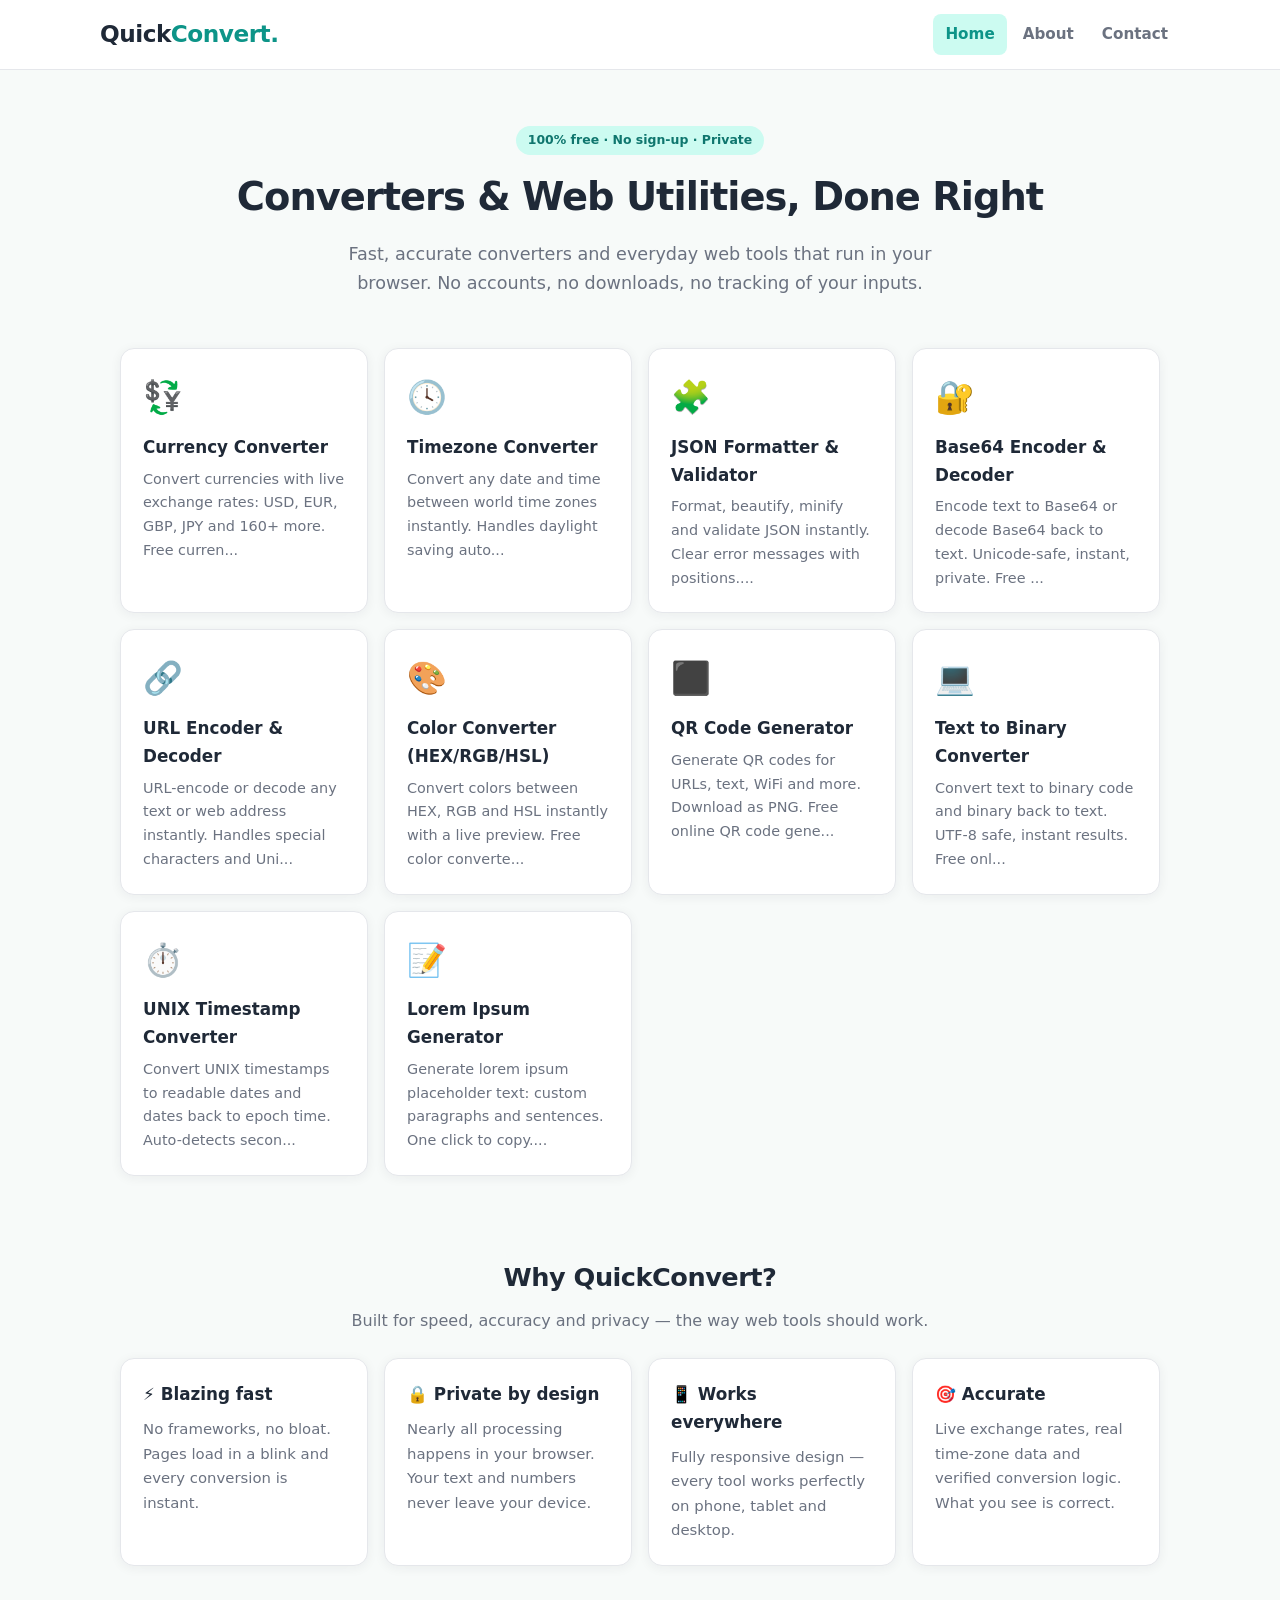
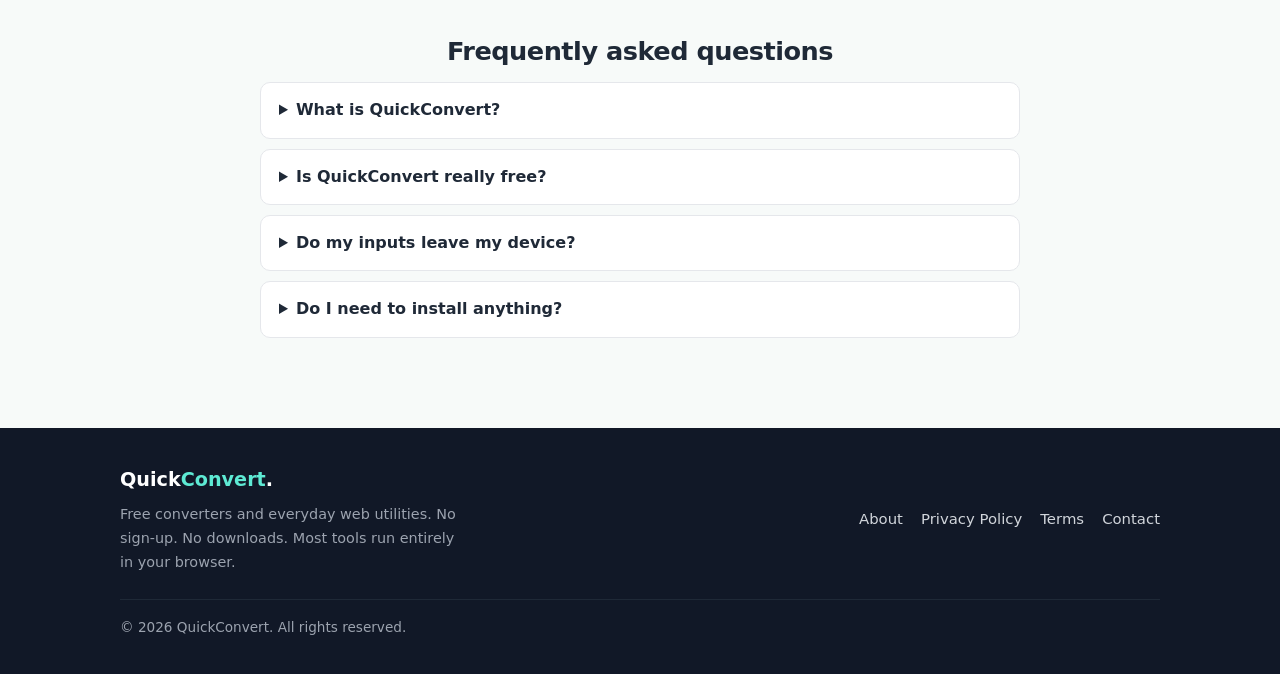
<file: index.html>
<!DOCTYPE html>
<html lang="en">
<head>
<meta charset="UTF-8">
<meta name="viewport" content="width=device-width, initial-scale=1.0">
<title>QuickConvert — Free Online Converters &amp; Web Utilities</title>
<meta name="description" content="QuickConvert offers free converters and web utilities: currency, time zones, JSON formatter, Base64, color converter, QR generator and more. No sign-up.">
<link rel="stylesheet" href="assets/style.css">
<script type="application/ld+json">
{
  "@context": "https://schema.org",
  "@type": "WebSite",
  "name": "QuickConvert",
  "url": "https://tinytools-site.github.io/quickconvert/",
  "description": "Free online converters and everyday web utilities."
}
</script>
<script type="application/ld+json">
{
  "@context": "https://schema.org",
  "@type": "FAQPage",
  "mainEntity": [
    {
      "@type": "Question",
      "name": "What is QuickConvert?",
      "acceptedAnswer": {
        "@type": "Answer",
        "text": "QuickConvert is a free collection of online converters and everyday web utilities \u2014 currency, time zones, JSON, Base64, colors, QR codes and more. Everything runs in your browser with no sign-up."
      }
    },
    {
      "@type": "Question",
      "name": "Is QuickConvert really free?",
      "acceptedAnswer": {
        "@type": "Answer",
        "text": "Yes. Every tool is free with no accounts, no downloads and no usage limits. The site is supported by advertising."
      }
    },
    {
      "@type": "Question",
      "name": "Do my inputs leave my device?",
      "acceptedAnswer": {
        "@type": "Answer",
        "text": "For most tools, no \u2014 conversion happens locally in your browser. The currency converter downloads public exchange rates and the QR generator loads a JavaScript library from a CDN, but your personal inputs are never sent to our servers."
      }
    },
    {
      "@type": "Question",
      "name": "Do I need to install anything?",
      "acceptedAnswer": {
        "@type": "Answer",
        "text": "No. All tools work directly in any modern web browser on phone, tablet or desktop."
      }
    }
  ]
}
</script></head>
<body>
<header class="site-header">
  <div class="container header-inner">
    <a class="brand" href="index.html">Quick<b>Convert</b><span class="dot">.</span></a>
    <nav class="main-nav">
      <a href="index.html" class="active">Home</a>
      <a href="about.html">About</a>
      <a href="contact.html">Contact</a>
    </nav>
  </div>
</header>
<!-- ADSENSE SLOT: header (paste responsive ad code below) -->
<div class="ad-slot container"></div>

<main class="container">
<section class="hero">
  <span class="badge">100% free · No sign-up · Private</span>
  <h1>Converters &amp; Web Utilities, Done Right</h1>
  <p>Fast, accurate converters and everyday web tools that run in your browser.
  No accounts, no downloads, no tracking of your inputs.</p>
</section>
<section>
  <div class="tools-grid">
<a class="tool-card" href="tools/currency-converter.html"><div class="icon">💱</div><h3>Currency Converter</h3><p>Convert currencies with live exchange rates: USD, EUR, GBP, JPY and 160+ more. Free curren...</p></a>
<a class="tool-card" href="tools/timezone-converter.html"><div class="icon">🕓</div><h3>Timezone Converter</h3><p>Convert any date and time between world time zones instantly. Handles daylight saving auto...</p></a>
<a class="tool-card" href="tools/json-formatter.html"><div class="icon">🧩</div><h3>JSON Formatter &amp; Validator</h3><p>Format, beautify, minify and validate JSON instantly. Clear error messages with positions....</p></a>
<a class="tool-card" href="tools/base64-encoder.html"><div class="icon">🔐</div><h3>Base64 Encoder &amp; Decoder</h3><p>Encode text to Base64 or decode Base64 back to text. Unicode-safe, instant, private. Free ...</p></a>
<a class="tool-card" href="tools/url-encoder.html"><div class="icon">🔗</div><h3>URL Encoder &amp; Decoder</h3><p>URL-encode or decode any text or web address instantly. Handles special characters and Uni...</p></a>
<a class="tool-card" href="tools/color-converter.html"><div class="icon">🎨</div><h3>Color Converter (HEX/RGB/HSL)</h3><p>Convert colors between HEX, RGB and HSL instantly with a live preview. Free color converte...</p></a>
<a class="tool-card" href="tools/qr-code-generator.html"><div class="icon">⬛</div><h3>QR Code Generator</h3><p>Generate QR codes for URLs, text, WiFi and more. Download as PNG. Free online QR code gene...</p></a>
<a class="tool-card" href="tools/text-to-binary.html"><div class="icon">💻</div><h3>Text to Binary Converter</h3><p>Convert text to binary code and binary back to text. UTF-8 safe, instant results. Free onl...</p></a>
<a class="tool-card" href="tools/unix-timestamp-converter.html"><div class="icon">⏱️</div><h3>UNIX Timestamp Converter</h3><p>Convert UNIX timestamps to readable dates and dates back to epoch time. Auto-detects secon...</p></a>
<a class="tool-card" href="tools/lorem-ipsum-generator.html"><div class="icon">📝</div><h3>Lorem Ipsum Generator</h3><p>Generate lorem ipsum placeholder text: custom paragraphs and sentences. One click to copy....</p></a>
  </div>
</section>
<!-- ADSENSE SLOT: homepage mid (paste responsive ad code below) -->
<div class="ad-slot"></div>
<section class="section">
  <h2>Why QuickConvert?</h2>
  <p class="sub">Built for speed, accuracy and privacy — the way web tools should work.</p>
  <div class="why-grid">
    <div class="why-card"><h3>⚡ Blazing fast</h3>
      <p>No frameworks, no bloat. Pages load in a blink and every conversion is instant.</p></div>
    <div class="why-card"><h3>🔒 Private by design</h3>
      <p>Nearly all processing happens in your browser. Your text and numbers never leave your device.</p></div>
    <div class="why-card"><h3>📱 Works everywhere</h3>
      <p>Fully responsive design — every tool works perfectly on phone, tablet and desktop.</p></div>
    <div class="why-card"><h3>🎯 Accurate</h3>
      <p>Live exchange rates, real time-zone data and verified conversion logic. What you see is correct.</p></div>
  </div>
</section>
<section class="section">
  <h2>Frequently asked questions</h2>
  <div class="faq" style="max-width:760px;margin:0 auto">
<div class="faq">
<details><summary>What is QuickConvert?</summary><p>QuickConvert is a free collection of online converters and everyday web utilities — currency, time zones, JSON, Base64, colors, QR codes and more. Everything runs in your browser with no sign-up.</p></details>
<details><summary>Is QuickConvert really free?</summary><p>Yes. Every tool is free with no accounts, no downloads and no usage limits. The site is supported by advertising.</p></details>
<details><summary>Do my inputs leave my device?</summary><p>For most tools, no — conversion happens locally in your browser. The currency converter downloads public exchange rates and the QR generator loads a JavaScript library from a CDN, but your personal inputs are never sent to our servers.</p></details>
<details><summary>Do I need to install anything?</summary><p>No. All tools work directly in any modern web browser on phone, tablet or desktop.</p></details>
</div>
  </div>
</section>
</main>
<!-- ADSENSE SLOT: footer (paste responsive ad code below) -->
<div class="ad-slot container"></div>
<footer class="site-footer">
  <div class="container">
    <div>
      <div class="footer-brand">Quick<b>Convert</b>.</div>
      <p style="max-width:340px;font-size:.9rem">Free converters and everyday web utilities.
      No sign-up. No downloads. Most tools run entirely in your browser.</p>
    </div>
    <div class="footer-links">
      <a href="about.html">About</a>
      <a href="privacy.html">Privacy Policy</a>
      <a href="terms.html">Terms</a>
      <a href="contact.html">Contact</a>
    </div>
    <div class="copyright">&copy; 2026 QuickConvert. All rights reserved.</div>
  </div>
</footer>

</body>
</html>
</file>
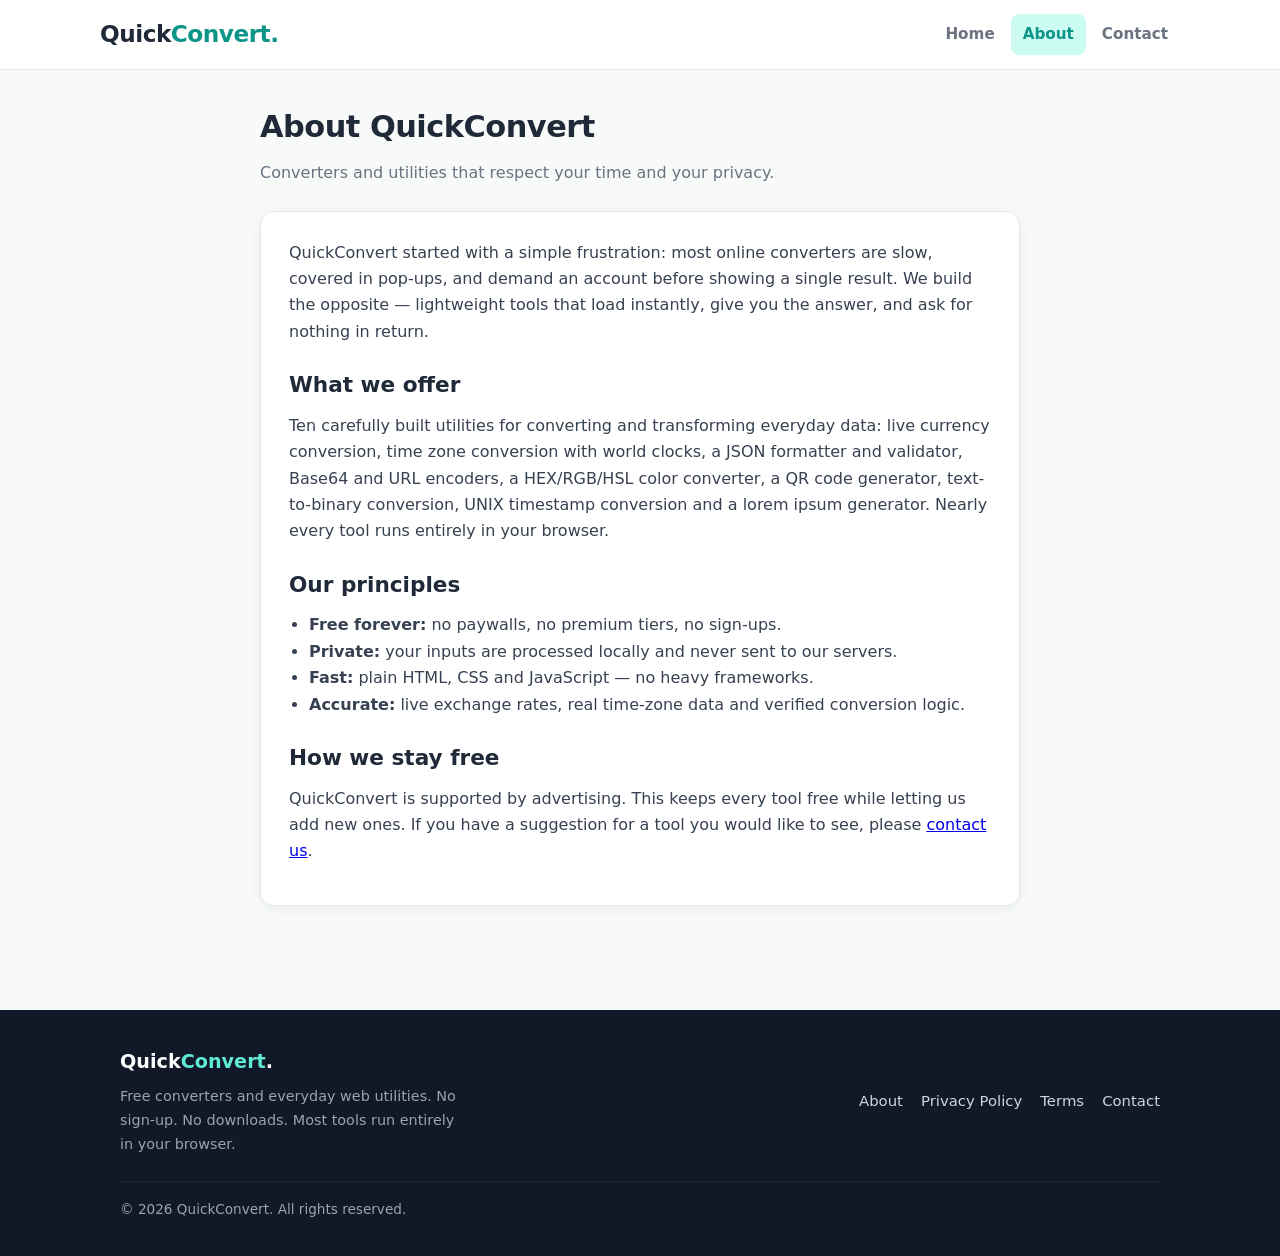
<file: about.html>
<!DOCTYPE html>
<html lang="en">
<head>
<meta charset="UTF-8">
<meta name="viewport" content="width=device-width, initial-scale=1.0">
<title>About — QuickConvert</title>
<meta name="description" content="About QuickConvert: free, fast and private online converters and web utilities. No sign-up, no downloads.">
<link rel="stylesheet" href="assets/style.css">
</head>
<body>
<header class="site-header">
  <div class="container header-inner">
    <a class="brand" href="index.html">Quick<b>Convert</b><span class="dot">.</span></a>
    <nav class="main-nav">
      <a href="index.html">Home</a>
      <a href="about.html" class="active">About</a>
      <a href="contact.html">Contact</a>
    </nav>
  </div>
</header>
<!-- ADSENSE SLOT: header (paste responsive ad code below) -->
<div class="ad-slot container"></div>

<main class="container">
<div class="tool-wrap"><h1>About QuickConvert</h1>
<p class="tool-lead">Converters and utilities that respect your time and your privacy.</p>
<article class="article">
<p>QuickConvert started with a simple frustration: most online converters are slow, covered in pop-ups, and demand an account before showing a single result. We build the opposite — lightweight tools that load instantly, give you the answer, and ask for nothing in return.</p>
<h2>What we offer</h2>
<p>Ten carefully built utilities for converting and transforming everyday data: live currency conversion, time zone conversion with world clocks, a JSON formatter and validator, Base64 and URL encoders, a HEX/RGB/HSL color converter, a QR code generator, text-to-binary conversion, UNIX timestamp conversion and a lorem ipsum generator. Nearly every tool runs entirely in your browser.</p>
<h2>Our principles</h2>
<ul>
<li><b>Free forever:</b> no paywalls, no premium tiers, no sign-ups.</li>
<li><b>Private:</b> your inputs are processed locally and never sent to our servers.</li>
<li><b>Fast:</b> plain HTML, CSS and JavaScript — no heavy frameworks.</li>
<li><b>Accurate:</b> live exchange rates, real time-zone data and verified conversion logic.</li>
</ul>
<h2>How we stay free</h2>
<p>QuickConvert is supported by advertising. This keeps every tool free while letting us add new ones. If you have a suggestion for a tool you would like to see, please <a href="contact.html">contact us</a>.</p>
</article></div>
</main>
<!-- ADSENSE SLOT: footer (paste responsive ad code below) -->
<div class="ad-slot container"></div>
<footer class="site-footer">
  <div class="container">
    <div>
      <div class="footer-brand">Quick<b>Convert</b>.</div>
      <p style="max-width:340px;font-size:.9rem">Free converters and everyday web utilities.
      No sign-up. No downloads. Most tools run entirely in your browser.</p>
    </div>
    <div class="footer-links">
      <a href="about.html">About</a>
      <a href="privacy.html">Privacy Policy</a>
      <a href="terms.html">Terms</a>
      <a href="contact.html">Contact</a>
    </div>
    <div class="copyright">&copy; 2026 QuickConvert. All rights reserved.</div>
  </div>
</footer>

</body>
</html>
</file>
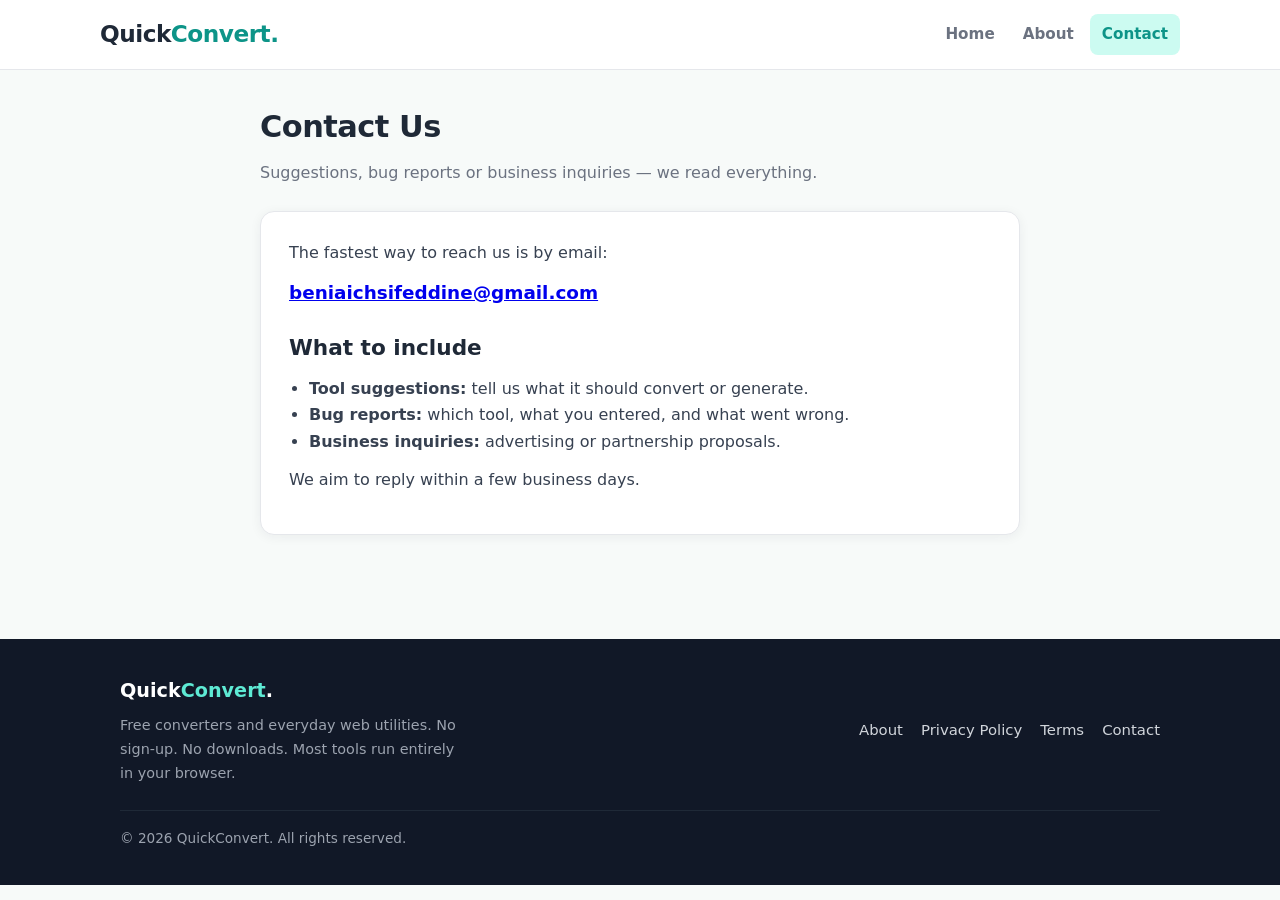
<file: contact.html>
<!DOCTYPE html>
<html lang="en">
<head>
<meta charset="UTF-8">
<meta name="viewport" content="width=device-width, initial-scale=1.0">
<title>Contact — QuickConvert</title>
<meta name="description" content="Contact the QuickConvert team: send tool suggestions, report bugs, or ask about advertising and partnership opportunities.">
<link rel="stylesheet" href="assets/style.css">
</head>
<body>
<header class="site-header">
  <div class="container header-inner">
    <a class="brand" href="index.html">Quick<b>Convert</b><span class="dot">.</span></a>
    <nav class="main-nav">
      <a href="index.html">Home</a>
      <a href="about.html">About</a>
      <a href="contact.html" class="active">Contact</a>
    </nav>
  </div>
</header>
<!-- ADSENSE SLOT: header (paste responsive ad code below) -->
<div class="ad-slot container"></div>

<main class="container">
<div class="tool-wrap"><h1>Contact Us</h1>
<p class="tool-lead">Suggestions, bug reports or business inquiries — we read everything.</p>
<article class="article">
<p>The fastest way to reach us is by email:</p>
<p style="font-size:1.15rem;font-weight:700"><a href="mailto:beniaichsifeddine@gmail.com">beniaichsifeddine@gmail.com</a></p>
<h2>What to include</h2>
<ul>
<li><b>Tool suggestions:</b> tell us what it should convert or generate.</li>
<li><b>Bug reports:</b> which tool, what you entered, and what went wrong.</li>
<li><b>Business inquiries:</b> advertising or partnership proposals.</li>
</ul>
<p>We aim to reply within a few business days.</p>
</article></div>
</main>
<!-- ADSENSE SLOT: footer (paste responsive ad code below) -->
<div class="ad-slot container"></div>
<footer class="site-footer">
  <div class="container">
    <div>
      <div class="footer-brand">Quick<b>Convert</b>.</div>
      <p style="max-width:340px;font-size:.9rem">Free converters and everyday web utilities.
      No sign-up. No downloads. Most tools run entirely in your browser.</p>
    </div>
    <div class="footer-links">
      <a href="about.html">About</a>
      <a href="privacy.html">Privacy Policy</a>
      <a href="terms.html">Terms</a>
      <a href="contact.html">Contact</a>
    </div>
    <div class="copyright">&copy; 2026 QuickConvert. All rights reserved.</div>
  </div>
</footer>

</body>
</html>
</file>
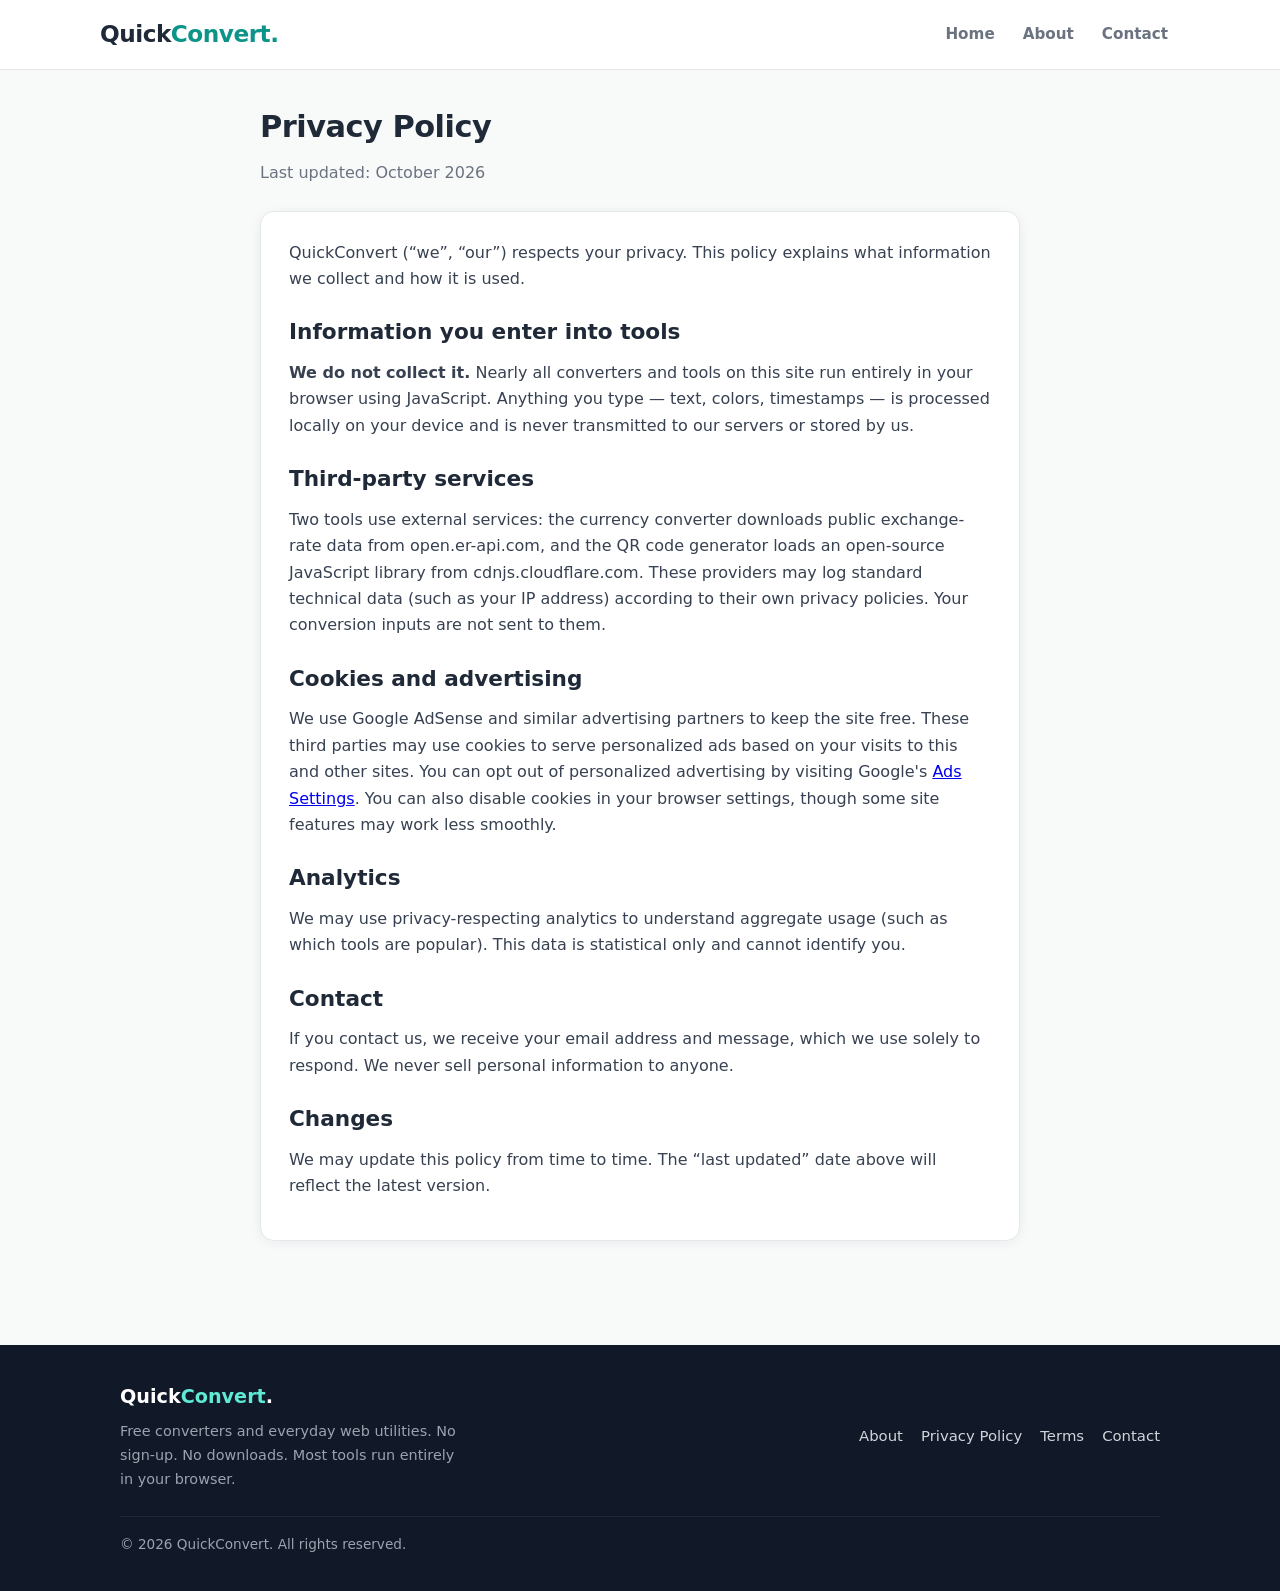
<file: privacy.html>
<!DOCTYPE html>
<html lang="en">
<head>
<meta charset="UTF-8">
<meta name="viewport" content="width=device-width, initial-scale=1.0">
<title>Privacy Policy — QuickConvert</title>
<meta name="description" content="QuickConvert Privacy Policy: your tool inputs never leave your browser. Learn how we handle cookies and ads.">
<link rel="stylesheet" href="assets/style.css">
</head>
<body>
<header class="site-header">
  <div class="container header-inner">
    <a class="brand" href="index.html">Quick<b>Convert</b><span class="dot">.</span></a>
    <nav class="main-nav">
      <a href="index.html">Home</a>
      <a href="about.html">About</a>
      <a href="contact.html">Contact</a>
    </nav>
  </div>
</header>
<!-- ADSENSE SLOT: header (paste responsive ad code below) -->
<div class="ad-slot container"></div>

<main class="container">
<div class="tool-wrap"><h1>Privacy Policy</h1>
<p class="tool-lead">Last updated: October 2026</p>
<article class="article">
<p>QuickConvert (“we”, “our”) respects your privacy. This policy explains what information we collect and how it is used.</p>
<h2>Information you enter into tools</h2>
<p><b>We do not collect it.</b> Nearly all converters and tools on this site run entirely in your browser using JavaScript. Anything you type — text, colors, timestamps — is processed locally on your device and is never transmitted to our servers or stored by us.</p>
<h2>Third-party services</h2>
<p>Two tools use external services: the currency converter downloads public exchange-rate data from open.er-api.com, and the QR code generator loads an open-source JavaScript library from cdnjs.cloudflare.com. These providers may log standard technical data (such as your IP address) according to their own privacy policies. Your conversion inputs are not sent to them.</p>
<h2>Cookies and advertising</h2>
<p>We use Google AdSense and similar advertising partners to keep the site free. These third parties may use cookies to serve personalized ads based on your visits to this and other sites. You can opt out of personalized advertising by visiting Google's <a href="https://www.google.com/settings/ads" rel="nofollow">Ads Settings</a>. You can also disable cookies in your browser settings, though some site features may work less smoothly.</p>
<h2>Analytics</h2>
<p>We may use privacy-respecting analytics to understand aggregate usage (such as which tools are popular). This data is statistical only and cannot identify you.</p>
<h2>Contact</h2>
<p>If you contact us, we receive your email address and message, which we use solely to respond. We never sell personal information to anyone.</p>
<h2>Changes</h2>
<p>We may update this policy from time to time. The “last updated” date above will reflect the latest version.</p>
</article></div>
</main>
<!-- ADSENSE SLOT: footer (paste responsive ad code below) -->
<div class="ad-slot container"></div>
<footer class="site-footer">
  <div class="container">
    <div>
      <div class="footer-brand">Quick<b>Convert</b>.</div>
      <p style="max-width:340px;font-size:.9rem">Free converters and everyday web utilities.
      No sign-up. No downloads. Most tools run entirely in your browser.</p>
    </div>
    <div class="footer-links">
      <a href="about.html">About</a>
      <a href="privacy.html">Privacy Policy</a>
      <a href="terms.html">Terms</a>
      <a href="contact.html">Contact</a>
    </div>
    <div class="copyright">&copy; 2026 QuickConvert. All rights reserved.</div>
  </div>
</footer>

</body>
</html>
</file>
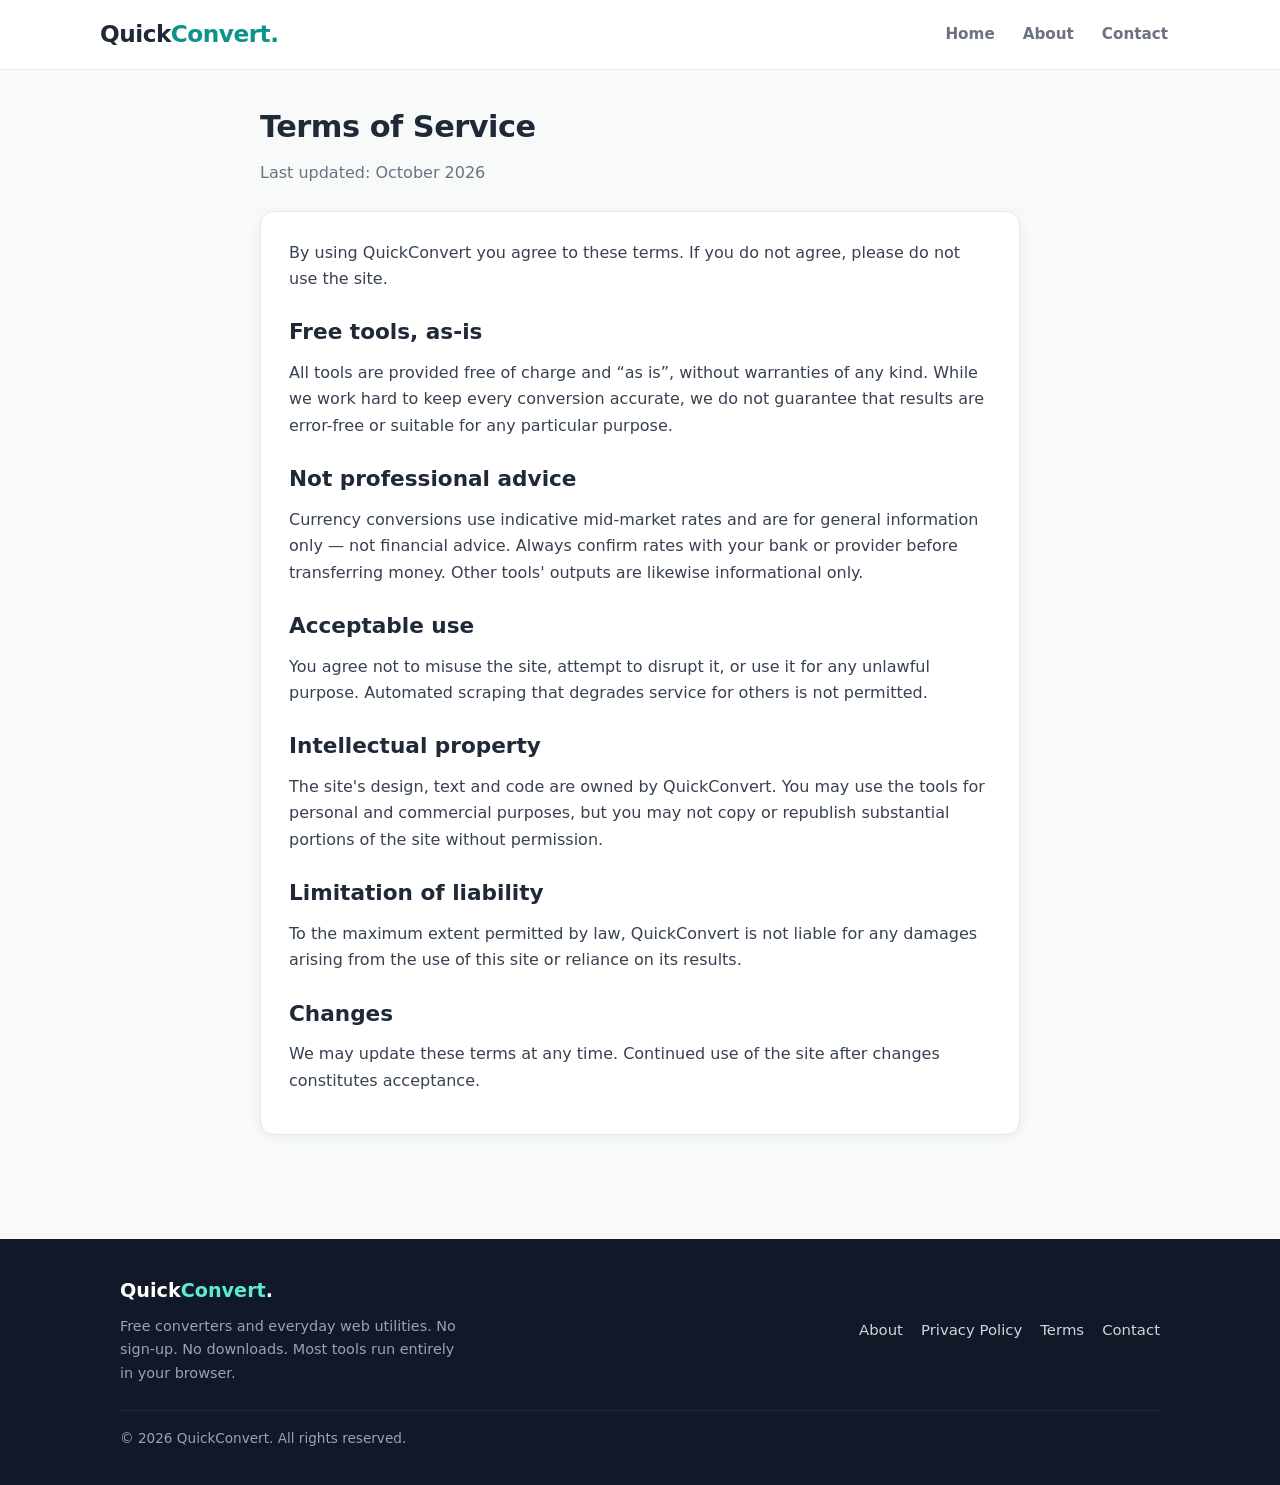
<file: terms.html>
<!DOCTYPE html>
<html lang="en">
<head>
<meta charset="UTF-8">
<meta name="viewport" content="width=device-width, initial-scale=1.0">
<title>Terms of Service — QuickConvert</title>
<meta name="description" content="Terms of Service for QuickConvert: the rules for using our free online converters and utilities, liability limits and acceptable use.">
<link rel="stylesheet" href="assets/style.css">
</head>
<body>
<header class="site-header">
  <div class="container header-inner">
    <a class="brand" href="index.html">Quick<b>Convert</b><span class="dot">.</span></a>
    <nav class="main-nav">
      <a href="index.html">Home</a>
      <a href="about.html">About</a>
      <a href="contact.html">Contact</a>
    </nav>
  </div>
</header>
<!-- ADSENSE SLOT: header (paste responsive ad code below) -->
<div class="ad-slot container"></div>

<main class="container">
<div class="tool-wrap"><h1>Terms of Service</h1>
<p class="tool-lead">Last updated: October 2026</p>
<article class="article">
<p>By using QuickConvert you agree to these terms. If you do not agree, please do not use the site.</p>
<h2>Free tools, as-is</h2>
<p>All tools are provided free of charge and “as is”, without warranties of any kind. While we work hard to keep every conversion accurate, we do not guarantee that results are error-free or suitable for any particular purpose.</p>
<h2>Not professional advice</h2>
<p>Currency conversions use indicative mid-market rates and are for general information only — not financial advice. Always confirm rates with your bank or provider before transferring money. Other tools' outputs are likewise informational only.</p>
<h2>Acceptable use</h2>
<p>You agree not to misuse the site, attempt to disrupt it, or use it for any unlawful purpose. Automated scraping that degrades service for others is not permitted.</p>
<h2>Intellectual property</h2>
<p>The site's design, text and code are owned by QuickConvert. You may use the tools for personal and commercial purposes, but you may not copy or republish substantial portions of the site without permission.</p>
<h2>Limitation of liability</h2>
<p>To the maximum extent permitted by law, QuickConvert is not liable for any damages arising from the use of this site or reliance on its results.</p>
<h2>Changes</h2>
<p>We may update these terms at any time. Continued use of the site after changes constitutes acceptance.</p>
</article></div>
</main>
<!-- ADSENSE SLOT: footer (paste responsive ad code below) -->
<div class="ad-slot container"></div>
<footer class="site-footer">
  <div class="container">
    <div>
      <div class="footer-brand">Quick<b>Convert</b>.</div>
      <p style="max-width:340px;font-size:.9rem">Free converters and everyday web utilities.
      No sign-up. No downloads. Most tools run entirely in your browser.</p>
    </div>
    <div class="footer-links">
      <a href="about.html">About</a>
      <a href="privacy.html">Privacy Policy</a>
      <a href="terms.html">Terms</a>
      <a href="contact.html">Contact</a>
    </div>
    <div class="copyright">&copy; 2026 QuickConvert. All rights reserved.</div>
  </div>
</footer>

</body>
</html>
</file>
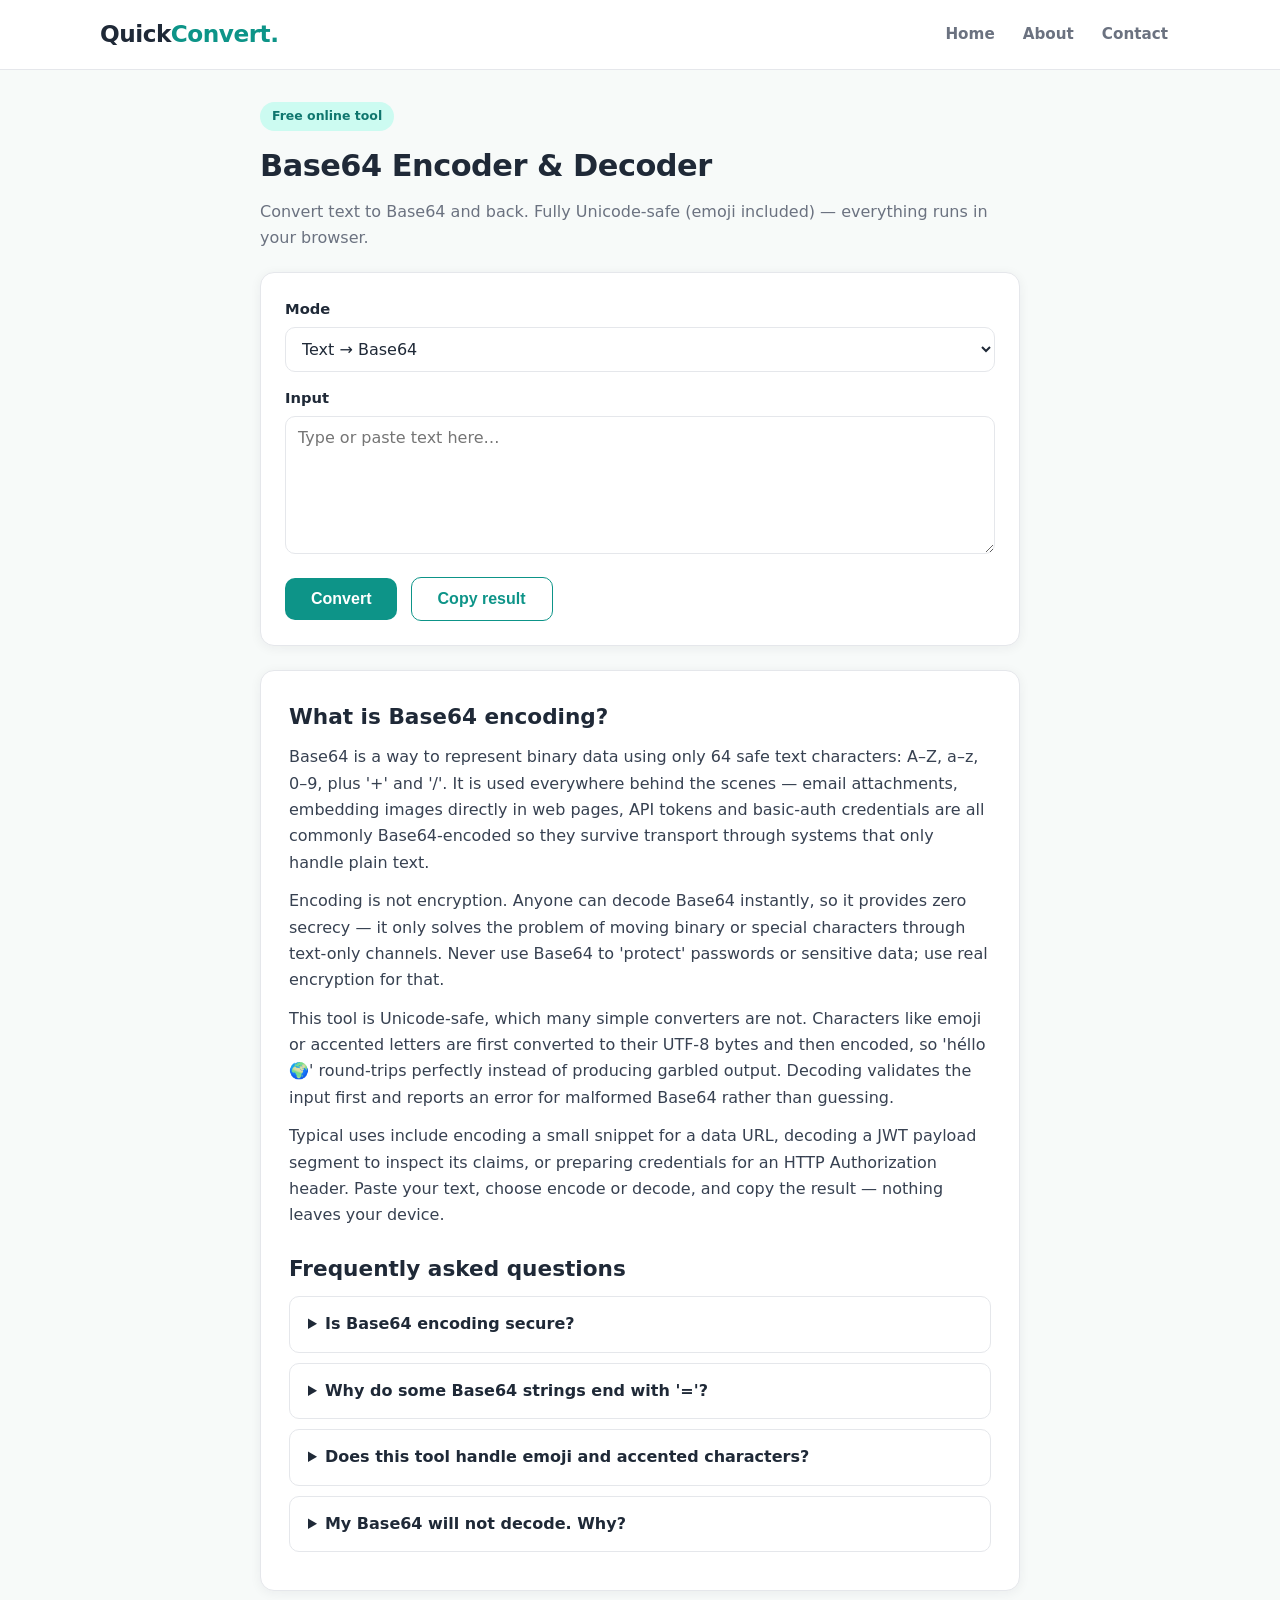
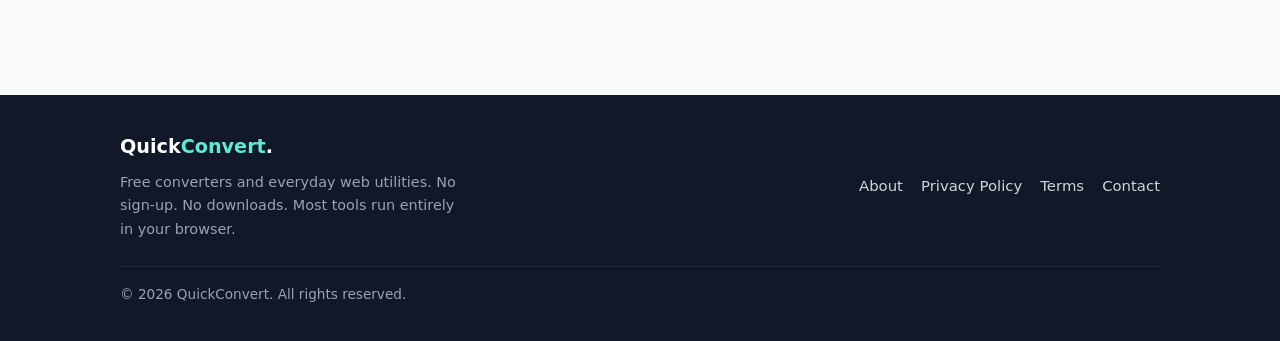
<file: tools/base64-encoder.html>
<!DOCTYPE html>
<html lang="en">
<head>
<meta charset="UTF-8">
<meta name="viewport" content="width=device-width, initial-scale=1.0">
<title>Base64 Encoder &amp; Decoder Online | QuickConvert</title>
<meta name="description" content="Encode text to Base64 or decode Base64 back to text. Unicode-safe, instant, private. Free online Base64 converter, no sign-up.">
<link rel="stylesheet" href="../assets/style.css">
<script type="application/ld+json">
{
  "@context": "https://schema.org",
  "@type": "FAQPage",
  "mainEntity": [
    {
      "@type": "Question",
      "name": "Is Base64 encoding secure?",
      "acceptedAnswer": {
        "@type": "Answer",
        "text": "No. Base64 is an encoding, not encryption \u2014 anyone can decode it in seconds. It only makes binary data safe to transport as text. Never rely on it to hide passwords or secrets."
      }
    },
    {
      "@type": "Question",
      "name": "Why do some Base64 strings end with '='?",
      "acceptedAnswer": {
        "@type": "Answer",
        "text": "Base64 works in 3-byte groups. If the input length is not a multiple of 3, '=' padding characters are added at the end to complete the final group. They are normal and expected."
      }
    },
    {
      "@type": "Question",
      "name": "Does this tool handle emoji and accented characters?",
      "acceptedAnswer": {
        "@type": "Answer",
        "text": "Yes. The encoder converts text to UTF-8 bytes first, so any Unicode character \u2014 emoji, Chinese, Arabic, accented letters \u2014 encodes and decodes correctly."
      }
    },
    {
      "@type": "Question",
      "name": "My Base64 will not decode. Why?",
      "acceptedAnswer": {
        "@type": "Answer",
        "text": "The most common cause is missing padding or characters outside the Base64 alphabet (often from copy-paste adding line breaks or spaces). The tool strips whitespace automatically and tells you if the input is still invalid."
      }
    }
  ]
}
</script></head>
<body>
<header class="site-header">
  <div class="container header-inner">
    <a class="brand" href="../index.html">Quick<b>Convert</b><span class="dot">.</span></a>
    <nav class="main-nav">
      <a href="../index.html">Home</a>
      <a href="../about.html">About</a>
      <a href="../contact.html">Contact</a>
    </nav>
  </div>
</header>
<!-- ADSENSE SLOT: header (paste responsive ad code below) -->
<div class="ad-slot container"></div>

<main class="container">
<div class="tool-wrap">
  <span class="badge">Free online tool</span>
  <h1>Base64 Encoder &amp; Decoder</h1>
  <p class="tool-lead">Convert text to Base64 and back. Fully Unicode-safe (emoji included) — everything runs in your browser.</p>
  <div class="tool-box">
<div class="field">
  <label for="b64-mode">Mode</label>
  <select id="b64-mode">
    <option value="encode">Text → Base64</option>
    <option value="decode">Base64 → Text</option>
  </select>
</div>
<div class="field">
  <label for="b64-in">Input</label>
  <textarea id="b64-in" rows="6" placeholder="Type or paste text here…"></textarea>
</div>
<button class="btn" id="b64-go">Convert</button>
<button class="btn secondary copy-btn" id="b64-copy" type="button">Copy result</button>
<pre class="code" id="b64-out" style="display:none"></pre>
  </div>
  <!-- ADSENSE SLOT: in-content (paste responsive ad code below) -->
  <div class="ad-slot"></div>
  <article class="article">
    <h2>What is Base64 encoding?</h2>
<p>Base64 is a way to represent binary data using only 64 safe text characters: A–Z, a–z, 0–9, plus '+' and '/'. It is used everywhere behind the scenes — email attachments, embedding images directly in web pages, API tokens and basic-auth credentials are all commonly Base64-encoded so they survive transport through systems that only handle plain text.</p>
<p>Encoding is not encryption. Anyone can decode Base64 instantly, so it provides zero secrecy — it only solves the problem of moving binary or special characters through text-only channels. Never use Base64 to 'protect' passwords or sensitive data; use real encryption for that.</p>
<p>This tool is Unicode-safe, which many simple converters are not. Characters like emoji or accented letters are first converted to their UTF-8 bytes and then encoded, so 'héllo 🌍' round-trips perfectly instead of producing garbled output. Decoding validates the input first and reports an error for malformed Base64 rather than guessing.</p>
<p>Typical uses include encoding a small snippet for a data URL, decoding a JWT payload segment to inspect its claims, or preparing credentials for an HTTP Authorization header. Paste your text, choose encode or decode, and copy the result — nothing leaves your device.</p>
    <h2>Frequently asked questions</h2>
<div class="faq">
<details><summary>Is Base64 encoding secure?</summary><p>No. Base64 is an encoding, not encryption — anyone can decode it in seconds. It only makes binary data safe to transport as text. Never rely on it to hide passwords or secrets.</p></details>
<details><summary>Why do some Base64 strings end with &#x27;=&#x27;?</summary><p>Base64 works in 3-byte groups. If the input length is not a multiple of 3, &#x27;=&#x27; padding characters are added at the end to complete the final group. They are normal and expected.</p></details>
<details><summary>Does this tool handle emoji and accented characters?</summary><p>Yes. The encoder converts text to UTF-8 bytes first, so any Unicode character — emoji, Chinese, Arabic, accented letters — encodes and decodes correctly.</p></details>
<details><summary>My Base64 will not decode. Why?</summary><p>The most common cause is missing padding or characters outside the Base64 alphabet (often from copy-paste adding line breaks or spaces). The tool strips whitespace automatically and tells you if the input is still invalid.</p></details>
</div>
  </article>
</div>
</main>
<!-- ADSENSE SLOT: footer (paste responsive ad code below) -->
<div class="ad-slot container"></div>
<footer class="site-footer">
  <div class="container">
    <div>
      <div class="footer-brand">Quick<b>Convert</b>.</div>
      <p style="max-width:340px;font-size:.9rem">Free converters and everyday web utilities.
      No sign-up. No downloads. Most tools run entirely in your browser.</p>
    </div>
    <div class="footer-links">
      <a href="../about.html">About</a>
      <a href="../privacy.html">Privacy Policy</a>
      <a href="../terms.html">Terms</a>
      <a href="../contact.html">Contact</a>
    </div>
    <div class="copyright">&copy; 2026 QuickConvert. All rights reserved.</div>
  </div>
</footer>

<script>
function b64encode(str){
  var bytes = new TextEncoder().encode(str), bin = "";
  bytes.forEach(function(b){ bin += String.fromCharCode(b); });
  return btoa(bin);
}
function b64decode(b64){
  var clean = String(b64).replace(/\s+/g, "");
  if (clean === "") return {error:"Please enter some Base64 text."};
  if (!/^[A-Za-z0-9+/]*={0,2}$/.test(clean) || clean.length % 4 !== 0)
    return {error:"Invalid Base64 input."};
  try {
    var bin = atob(clean), bytes = new Uint8Array(bin.length), i;
    for (i = 0; i < bin.length; i++) bytes[i] = bin.charCodeAt(i);
    return {text: new TextDecoder("utf-8", {fatal:true}).decode(bytes)};
  } catch(e){ return {error:"Invalid Base64 input."}; }
}
document.addEventListener("DOMContentLoaded", function(){
  var modeEl = document.getElementById("b64-mode"), inEl = document.getElementById("b64-in"),
      out = document.getElementById("b64-out");
  document.getElementById("b64-go").addEventListener("click", function(){
    var v = inEl.value;
    if (modeEl.value === "encode"){
      if (!v){ out.style.display = "none"; return; }
      out.textContent = b64encode(v); out.style.display = "block";
    } else {
      var r = b64decode(v);
      if (r.error){ out.textContent = "Error: " + r.error; }
      else { out.textContent = r.text; }
      out.style.display = "block";
    }
  });
  document.getElementById("b64-copy").addEventListener("click", function(){
    if (out.style.display !== "none") navigator.clipboard.writeText(out.textContent);
  });
});
</script>
</body>
</html>
</file>
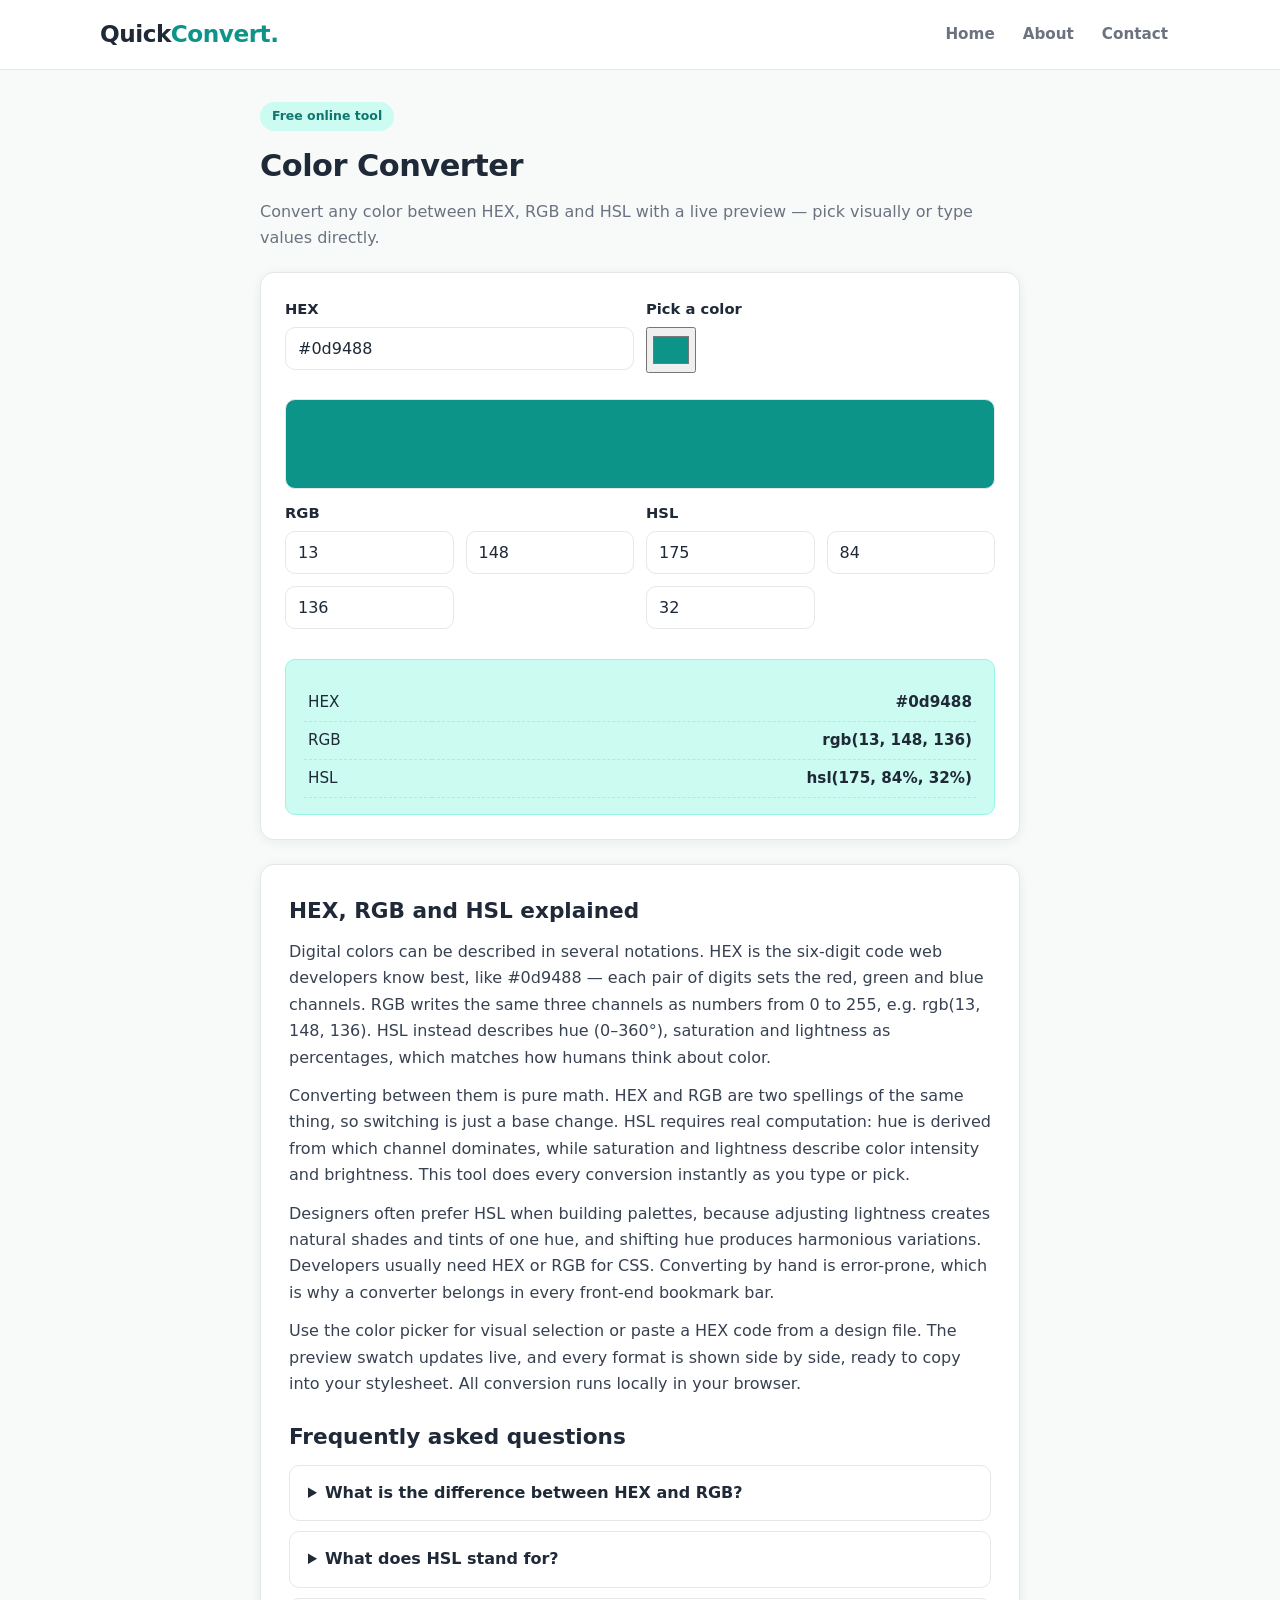
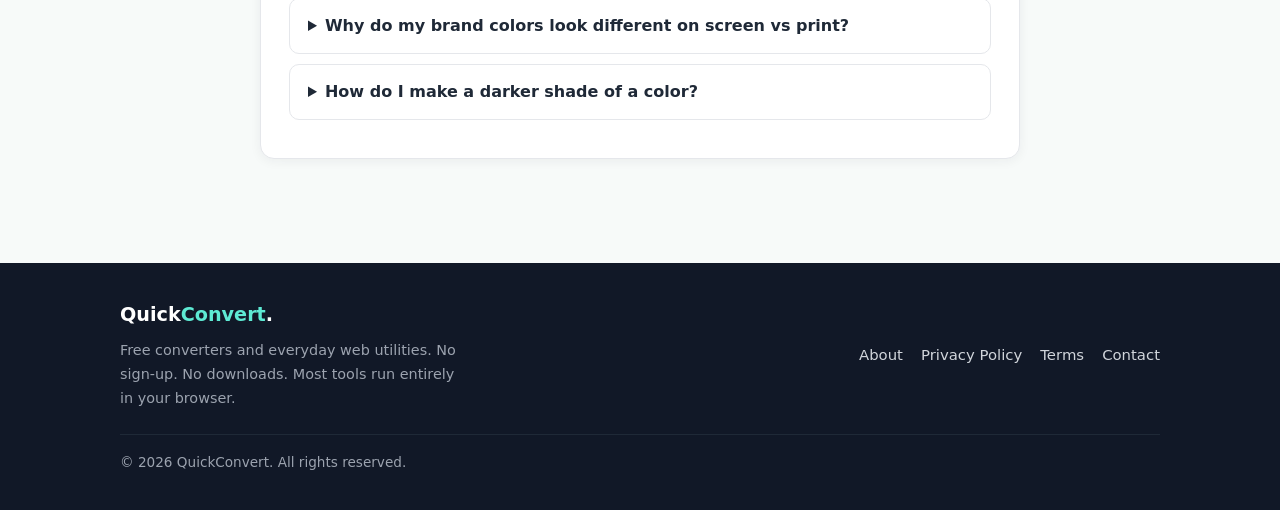
<file: tools/color-converter.html>
<!DOCTYPE html>
<html lang="en">
<head>
<meta charset="UTF-8">
<meta name="viewport" content="width=device-width, initial-scale=1.0">
<title>Color Converter — HEX, RGB, HSL | QuickConvert</title>
<meta name="description" content="Convert colors between HEX, RGB and HSL instantly with a live preview. Free color converter for designers and developers.">
<link rel="stylesheet" href="../assets/style.css">
<script type="application/ld+json">
{
  "@context": "https://schema.org",
  "@type": "FAQPage",
  "mainEntity": [
    {
      "@type": "Question",
      "name": "What is the difference between HEX and RGB?",
      "acceptedAnswer": {
        "@type": "Answer",
        "text": "They describe the same color: HEX writes the red, green and blue channels as hexadecimal pairs (#ff0000), while RGB writes them as decimals from 0\u2013255 (rgb(255, 0, 0)). Conversion is just a change of number base."
      }
    },
    {
      "@type": "Question",
      "name": "What does HSL stand for?",
      "acceptedAnswer": {
        "@type": "Answer",
        "text": "Hue, Saturation, Lightness. Hue is the color's position on the color wheel (0\u2013360\u00b0), saturation is its intensity, and lightness is how bright or dark it is. It is often easier than RGB for designing palettes."
      }
    },
    {
      "@type": "Question",
      "name": "Why do my brand colors look different on screen vs print?",
      "acceptedAnswer": {
        "@type": "Answer",
        "text": "Screens use RGB light while print uses CMYK ink \u2014 the two gamuts do not fully overlap. Some vivid screen colors simply cannot be printed. Always proof critical brand colors in their final medium."
      }
    },
    {
      "@type": "Question",
      "name": "How do I make a darker shade of a color?",
      "acceptedAnswer": {
        "@type": "Answer",
        "text": "In HSL, keep the hue and saturation and lower the lightness. This produces a natural darker shade of the same color without shifting its character."
      }
    }
  ]
}
</script></head>
<body>
<header class="site-header">
  <div class="container header-inner">
    <a class="brand" href="../index.html">Quick<b>Convert</b><span class="dot">.</span></a>
    <nav class="main-nav">
      <a href="../index.html">Home</a>
      <a href="../about.html">About</a>
      <a href="../contact.html">Contact</a>
    </nav>
  </div>
</header>
<!-- ADSENSE SLOT: header (paste responsive ad code below) -->
<div class="ad-slot container"></div>

<main class="container">
<div class="tool-wrap">
  <span class="badge">Free online tool</span>
  <h1>Color Converter</h1>
  <p class="tool-lead">Convert any color between HEX, RGB and HSL with a live preview — pick visually or type values directly.</p>
  <div class="tool-box">
<div class="field-row">
  <div class="field"><label for="col-hex">HEX</label>
    <input type="text" id="col-hex" value="#0d9488" maxlength="7"></div>
  <div class="field"><label for="col-pick">Pick a color</label>
    <input type="color" id="col-pick" value="#0d9488" style="height:46px;padding:4px"></div>
</div>
<div class="swatch" id="col-swatch"></div>
<div class="field-row">
  <div class="field"><label>RGB</label>
    <div class="field-row">
      <input type="number" id="col-r" min="0" max="255" value="13" aria-label="Red">
      <input type="number" id="col-g" min="0" max="255" value="148" aria-label="Green">
      <input type="number" id="col-b" min="0" max="255" value="136" aria-label="Blue">
    </div></div>
  <div class="field"><label>HSL</label>
    <div class="field-row">
      <input type="number" id="col-h" min="0" max="360" value="175" aria-label="Hue">
      <input type="number" id="col-s" min="0" max="100" value="84" aria-label="Saturation">
      <input type="number" id="col-l" min="0" max="100" value="32" aria-label="Lightness">
    </div></div>
</div>
<div class="result" id="col-result"></div>
  </div>
  <!-- ADSENSE SLOT: in-content (paste responsive ad code below) -->
  <div class="ad-slot"></div>
  <article class="article">
    <h2>HEX, RGB and HSL explained</h2>
<p>Digital colors can be described in several notations. HEX is the six-digit code web developers know best, like #0d9488 — each pair of digits sets the red, green and blue channels. RGB writes the same three channels as numbers from 0 to 255, e.g. rgb(13, 148, 136). HSL instead describes hue (0–360°), saturation and lightness as percentages, which matches how humans think about color.</p>
<p>Converting between them is pure math. HEX and RGB are two spellings of the same thing, so switching is just a base change. HSL requires real computation: hue is derived from which channel dominates, while saturation and lightness describe color intensity and brightness. This tool does every conversion instantly as you type or pick.</p>
<p>Designers often prefer HSL when building palettes, because adjusting lightness creates natural shades and tints of one hue, and shifting hue produces harmonious variations. Developers usually need HEX or RGB for CSS. Converting by hand is error-prone, which is why a converter belongs in every front-end bookmark bar.</p>
<p>Use the color picker for visual selection or paste a HEX code from a design file. The preview swatch updates live, and every format is shown side by side, ready to copy into your stylesheet. All conversion runs locally in your browser.</p>
    <h2>Frequently asked questions</h2>
<div class="faq">
<details><summary>What is the difference between HEX and RGB?</summary><p>They describe the same color: HEX writes the red, green and blue channels as hexadecimal pairs (#ff0000), while RGB writes them as decimals from 0–255 (rgb(255, 0, 0)). Conversion is just a change of number base.</p></details>
<details><summary>What does HSL stand for?</summary><p>Hue, Saturation, Lightness. Hue is the color&#x27;s position on the color wheel (0–360°), saturation is its intensity, and lightness is how bright or dark it is. It is often easier than RGB for designing palettes.</p></details>
<details><summary>Why do my brand colors look different on screen vs print?</summary><p>Screens use RGB light while print uses CMYK ink — the two gamuts do not fully overlap. Some vivid screen colors simply cannot be printed. Always proof critical brand colors in their final medium.</p></details>
<details><summary>How do I make a darker shade of a color?</summary><p>In HSL, keep the hue and saturation and lower the lightness. This produces a natural darker shade of the same color without shifting its character.</p></details>
</div>
  </article>
</div>
</main>
<!-- ADSENSE SLOT: footer (paste responsive ad code below) -->
<div class="ad-slot container"></div>
<footer class="site-footer">
  <div class="container">
    <div>
      <div class="footer-brand">Quick<b>Convert</b>.</div>
      <p style="max-width:340px;font-size:.9rem">Free converters and everyday web utilities.
      No sign-up. No downloads. Most tools run entirely in your browser.</p>
    </div>
    <div class="footer-links">
      <a href="../about.html">About</a>
      <a href="../privacy.html">Privacy Policy</a>
      <a href="../terms.html">Terms</a>
      <a href="../contact.html">Contact</a>
    </div>
    <div class="copyright">&copy; 2026 QuickConvert. All rights reserved.</div>
  </div>
</footer>

<script>
function hexToRgb(hex){
  var m = /^#?([0-9a-fA-F]{3}|[0-9a-fA-F]{6})$/.exec(String(hex).trim());
  if (!m) return null;
  var h = m[1];
  if (h.length === 3) h = h[0]+h[0]+h[1]+h[1]+h[2]+h[2];
  return {r:parseInt(h.slice(0,2),16), g:parseInt(h.slice(2,4),16), b:parseInt(h.slice(4,6),16)};
}
function rgbToHex(r,g,b){
  function c(n){ n = Math.max(0, Math.min(255, Math.round(n))); var s = n.toString(16); return s.length===1 ? "0"+s : s; }
  return "#" + c(r) + c(g) + c(b);
}
function rgbToHsl(r,g,b){
  r/=255; g/=255; b/=255;
  var max=Math.max(r,g,b), min=Math.min(r,g,b), h=0, s=0, l=(max+min)/2;
  if (max!==min){
    var d=max-min;
    s = l>0.5 ? d/(2-max-min) : d/(max+min);
    if (max===r) h=(g-b)/d+(g<b?6:0);
    else if (max===g) h=(b-r)/d+2;
    else h=(r-g)/d+4;
    h*=60;
  }
  return {h:Math.round(h), s:Math.round(s*100), l:Math.round(l*100)};
}
function hslToRgb(h,s,l){
  h=((h%360)+360)%360; s=Math.max(0,Math.min(100,s))/100; l=Math.max(0,Math.min(100,l))/100;
  var k, a=s*Math.min(l,1-l);
  function f(n){ k=(n+h/30)%12; return l - a*Math.max(-1,Math.min(k-3,Math.min(9-k,1))); }
  return {r:Math.round(f(0)*255), g:Math.round(f(8)*255), b:Math.round(f(4)*255)};
}
document.addEventListener("DOMContentLoaded", function(){
  var hexEl=document.getElementById("col-hex"), pickEl=document.getElementById("col-pick"),
      rEl=document.getElementById("col-r"), gEl=document.getElementById("col-g"), bEl=document.getElementById("col-b"),
      hEl=document.getElementById("col-h"), sEl=document.getElementById("col-s"), lEl=document.getElementById("col-l"),
      sw=document.getElementById("col-swatch"), out=document.getElementById("col-result"),
      lock=false;
  function render(rgb){
    lock=true;
    var hex=rgbToHex(rgb.r,rgb.g,rgb.b), hsl=rgbToHsl(rgb.r,rgb.g,rgb.b);
    hexEl.value=hex; pickEl.value=hex;
    rEl.value=rgb.r; gEl.value=rgb.g; bEl.value=rgb.b;
    hEl.value=hsl.h; sEl.value=hsl.s; lEl.value=hsl.l;
    sw.style.background=hex;
    out.innerHTML='<table><tr><td>HEX</td><td>'+hex+'</td></tr>'+
      '<tr><td>RGB</td><td>rgb('+rgb.r+', '+rgb.g+', '+rgb.b+')</td></tr>'+
      '<tr><td>HSL</td><td>hsl('+hsl.h+', '+hsl.s+'%, '+hsl.l+'%)</td></tr></table>';
    out.classList.add("show"); lock=false;
  }
  function fromHex(){ var rgb=hexToRgb(hexEl.value); if(rgb) render(rgb); }
  function fromRgb(){ render({r:+rEl.value||0, g:+gEl.value||0, b:+bEl.value||0}); }
  function fromHsl(){ render(hslToRgb(+hEl.value||0, +sEl.value||0, +lEl.value||0)); }
  hexEl.addEventListener("input", function(){ if(!lock) fromHex(); });
  pickEl.addEventListener("input", function(){ hexEl.value=pickEl.value; fromHex(); });
  [rEl,gEl,bEl].forEach(function(e){ e.addEventListener("input", function(){ if(!lock) fromRgb(); }); });
  [hEl,sEl,lEl].forEach(function(e){ e.addEventListener("input", function(){ if(!lock) fromHsl(); }); });
  render({r:13,g:148,b:136});
});
</script>
</body>
</html>
</file>
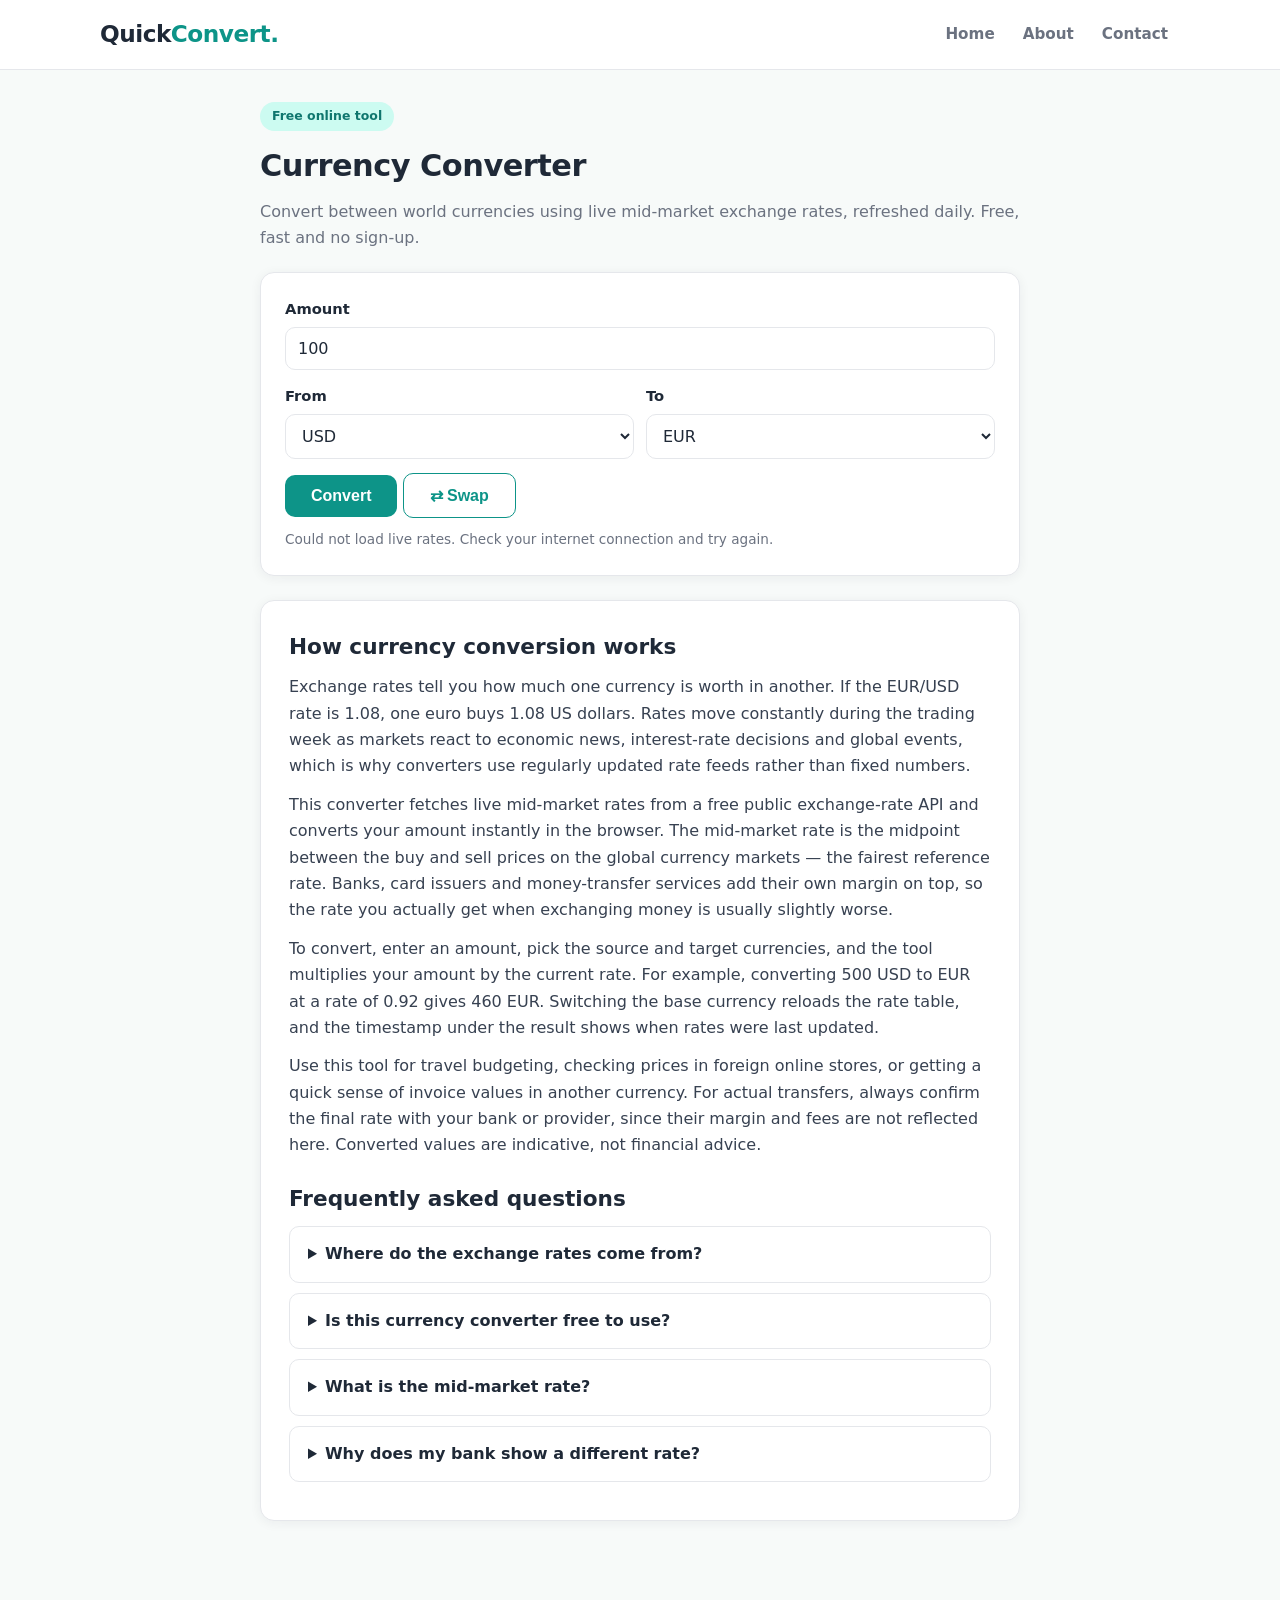
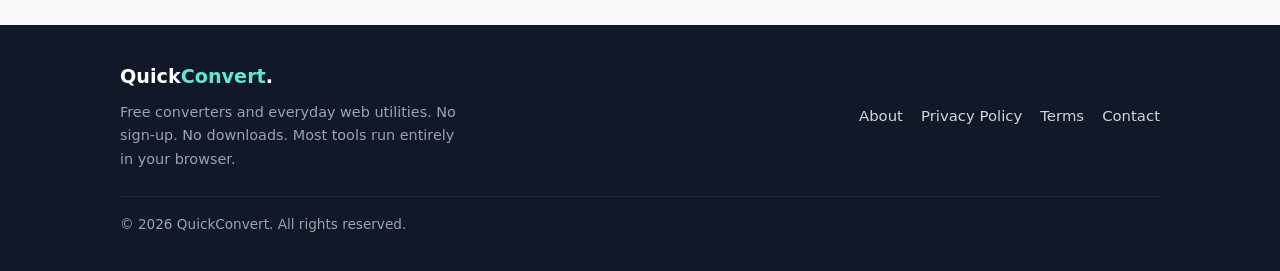
<file: tools/currency-converter.html>
<!DOCTYPE html>
<html lang="en">
<head>
<meta charset="UTF-8">
<meta name="viewport" content="width=device-width, initial-scale=1.0">
<title>Currency Converter — Live Exchange Rates | QuickConvert</title>
<meta name="description" content="Convert currencies with live exchange rates: USD, EUR, GBP, JPY and 160+ more. Free currency converter, updated daily, no sign-up.">
<link rel="stylesheet" href="../assets/style.css">
<script type="application/ld+json">
{
  "@context": "https://schema.org",
  "@type": "FAQPage",
  "mainEntity": [
    {
      "@type": "Question",
      "name": "Where do the exchange rates come from?",
      "acceptedAnswer": {
        "@type": "Answer",
        "text": "Rates are fetched live from a free public exchange-rate API (open.er-api.com) and are typically updated once per day. They are mid-market rates \u2014 the midpoint between global buy and sell prices."
      }
    },
    {
      "@type": "Question",
      "name": "Is this currency converter free to use?",
      "acceptedAnswer": {
        "@type": "Answer",
        "text": "Yes, completely free with no sign-up and no usage limits. Your amount is converted locally in your browser after the rates are downloaded."
      }
    },
    {
      "@type": "Question",
      "name": "What is the mid-market rate?",
      "acceptedAnswer": {
        "@type": "Answer",
        "text": "The mid-market rate sits halfway between the price at which currencies are bought and sold on the open market. It is the fairest benchmark, but banks and transfer services add a margin, so you usually get a slightly worse rate in practice."
      }
    },
    {
      "@type": "Question",
      "name": "Why does my bank show a different rate?",
      "acceptedAnswer": {
        "@type": "Answer",
        "text": "Banks and card issuers add their own spread and fees on top of the mid-market rate. The difference \u2014 often 1\u20134% \u2014 is how they make money on currency exchange. This converter shows the benchmark rate before those margins."
      }
    }
  ]
}
</script></head>
<body>
<header class="site-header">
  <div class="container header-inner">
    <a class="brand" href="../index.html">Quick<b>Convert</b><span class="dot">.</span></a>
    <nav class="main-nav">
      <a href="../index.html">Home</a>
      <a href="../about.html">About</a>
      <a href="../contact.html">Contact</a>
    </nav>
  </div>
</header>
<!-- ADSENSE SLOT: header (paste responsive ad code below) -->
<div class="ad-slot container"></div>

<main class="container">
<div class="tool-wrap">
  <span class="badge">Free online tool</span>
  <h1>Currency Converter</h1>
  <p class="tool-lead">Convert between world currencies using live mid-market exchange rates, refreshed daily. Free, fast and no sign-up.</p>
  <div class="tool-box">
<div class="field">
  <label for="cur-amount">Amount</label>
  <input type="number" id="cur-amount" value="100" step="any" min="0">
</div>
<div class="field-row">
  <div class="field"><label for="cur-from">From</label><select id="cur-from"></select></div>
  <div class="field"><label for="cur-to">To</label><select id="cur-to"></select></div>
</div>
<button class="btn" id="cur-go">Convert</button>
<button class="btn secondary" id="cur-swap" type="button">⇄ Swap</button>
<div class="result" id="cur-result"></div>
<p style="color:#6b7280;font-size:.85rem;margin-top:10px" id="cur-meta">Loading live rates…</p>
  </div>
  <!-- ADSENSE SLOT: in-content (paste responsive ad code below) -->
  <div class="ad-slot"></div>
  <article class="article">
    <h2>How currency conversion works</h2>
<p>Exchange rates tell you how much one currency is worth in another. If the EUR/USD rate is 1.08, one euro buys 1.08 US dollars. Rates move constantly during the trading week as markets react to economic news, interest-rate decisions and global events, which is why converters use regularly updated rate feeds rather than fixed numbers.</p>
<p>This converter fetches live mid-market rates from a free public exchange-rate API and converts your amount instantly in the browser. The mid-market rate is the midpoint between the buy and sell prices on the global currency markets — the fairest reference rate. Banks, card issuers and money-transfer services add their own margin on top, so the rate you actually get when exchanging money is usually slightly worse.</p>
<p>To convert, enter an amount, pick the source and target currencies, and the tool multiplies your amount by the current rate. For example, converting 500 USD to EUR at a rate of 0.92 gives 460 EUR. Switching the base currency reloads the rate table, and the timestamp under the result shows when rates were last updated.</p>
<p>Use this tool for travel budgeting, checking prices in foreign online stores, or getting a quick sense of invoice values in another currency. For actual transfers, always confirm the final rate with your bank or provider, since their margin and fees are not reflected here. Converted values are indicative, not financial advice.</p>
    <h2>Frequently asked questions</h2>
<div class="faq">
<details><summary>Where do the exchange rates come from?</summary><p>Rates are fetched live from a free public exchange-rate API (open.er-api.com) and are typically updated once per day. They are mid-market rates — the midpoint between global buy and sell prices.</p></details>
<details><summary>Is this currency converter free to use?</summary><p>Yes, completely free with no sign-up and no usage limits. Your amount is converted locally in your browser after the rates are downloaded.</p></details>
<details><summary>What is the mid-market rate?</summary><p>The mid-market rate sits halfway between the price at which currencies are bought and sold on the open market. It is the fairest benchmark, but banks and transfer services add a margin, so you usually get a slightly worse rate in practice.</p></details>
<details><summary>Why does my bank show a different rate?</summary><p>Banks and card issuers add their own spread and fees on top of the mid-market rate. The difference — often 1–4% — is how they make money on currency exchange. This converter shows the benchmark rate before those margins.</p></details>
</div>
  </article>
</div>
</main>
<!-- ADSENSE SLOT: footer (paste responsive ad code below) -->
<div class="ad-slot container"></div>
<footer class="site-footer">
  <div class="container">
    <div>
      <div class="footer-brand">Quick<b>Convert</b>.</div>
      <p style="max-width:340px;font-size:.9rem">Free converters and everyday web utilities.
      No sign-up. No downloads. Most tools run entirely in your browser.</p>
    </div>
    <div class="footer-links">
      <a href="../about.html">About</a>
      <a href="../privacy.html">Privacy Policy</a>
      <a href="../terms.html">Terms</a>
      <a href="../contact.html">Contact</a>
    </div>
    <div class="copyright">&copy; 2026 QuickConvert. All rights reserved.</div>
  </div>
</footer>

<script>
var QC_CURRENCIES = ["USD","EUR","GBP","JPY","CHF","CAD","AUD","NZD","CNY","INR","KRW","SGD","AED","SAR","MAD","EGP","TRY","BRL","MXN","ZAR","SEK","NOK"];
var QC_RATES = null, QC_BASE = "USD", QC_TIME = "";
function convertCurrency(amount, rate){
  amount = parseFloat(amount);
  if (isNaN(amount)) return {error:"Please enter a valid amount."};
  if (!(rate > 0)) return {error:"Exchange rate unavailable right now."};
  return {value: amount * rate};
}
function formatMoney(n, code){
  try { return new Intl.NumberFormat("en-US",{style:"currency",currency:code}).format(n); }
  catch(e){ return Number(n).toLocaleString("en-US",{maximumFractionDigits:2}) + " " + code; }
}
async function qcLoadRates(base){
  var res = await fetch("https://open.er-api.com/v6/latest/" + encodeURIComponent(base));
  if (!res.ok) throw new Error("rate request failed");
  var data = await res.json();
  if (data.result !== "success" || !data.rates) throw new Error("bad rate data");
  return {rates:data.rates, time:data.time_last_update_utc || ""};
}
document.addEventListener("DOMContentLoaded", function(){
  var amtEl = document.getElementById("cur-amount"),
      fromEl = document.getElementById("cur-from"), toEl = document.getElementById("cur-to"),
      out = document.getElementById("cur-result"), meta = document.getElementById("cur-meta");
  QC_CURRENCIES.forEach(function(c){
    fromEl.add(new Option(c, c)); toEl.add(new Option(c, c));
  });
  fromEl.value = "USD"; toEl.value = "EUR";
  function setMeta(t){ meta.textContent = t; }
  async function refresh(base){
    setMeta("Loading live rates…"); out.classList.remove("show");
    try {
      var r = await qcLoadRates(base);
      QC_RATES = r.rates; QC_BASE = base; QC_TIME = r.time;
      setMeta("Live mid-market rates" + (QC_TIME ? ", updated " + QC_TIME : "") + ". Indicative only.");
    } catch(e){
      QC_RATES = null;
      setMeta("Could not load live rates. Check your internet connection and try again.");
    }
  }
  function doConvert(){
    if (!QC_RATES){ out.innerHTML = "<p>Rates are not loaded yet.</p>"; out.classList.add("show"); return; }
    var to = toEl.value, rate = QC_RATES[to];
    var res = convertCurrency(amtEl.value, rate);
    if (res.error){ out.innerHTML = "<p>"+res.error+"</p>"; }
    else {
      out.innerHTML = '<div class="big">'+formatMoney(res.value, to)+'</div>' +
        '<table><tr><td>Amount</td><td>'+formatMoney(parseFloat(amtEl.value), fromEl.value)+
        '</td></tr><tr><td>Rate</td><td>1 '+fromEl.value+' = '+rate+' '+to+'</td></tr></table>';
    }
    out.classList.add("show");
  }
  document.getElementById("cur-go").addEventListener("click", doConvert);
  document.getElementById("cur-swap").addEventListener("click", function(){
    var t = fromEl.value; fromEl.value = toEl.value; toEl.value = t; refresh(fromEl.value);
  });
  fromEl.addEventListener("change", function(){ refresh(fromEl.value); });
  refresh("USD");
});
</script>
</body>
</html>
</file>
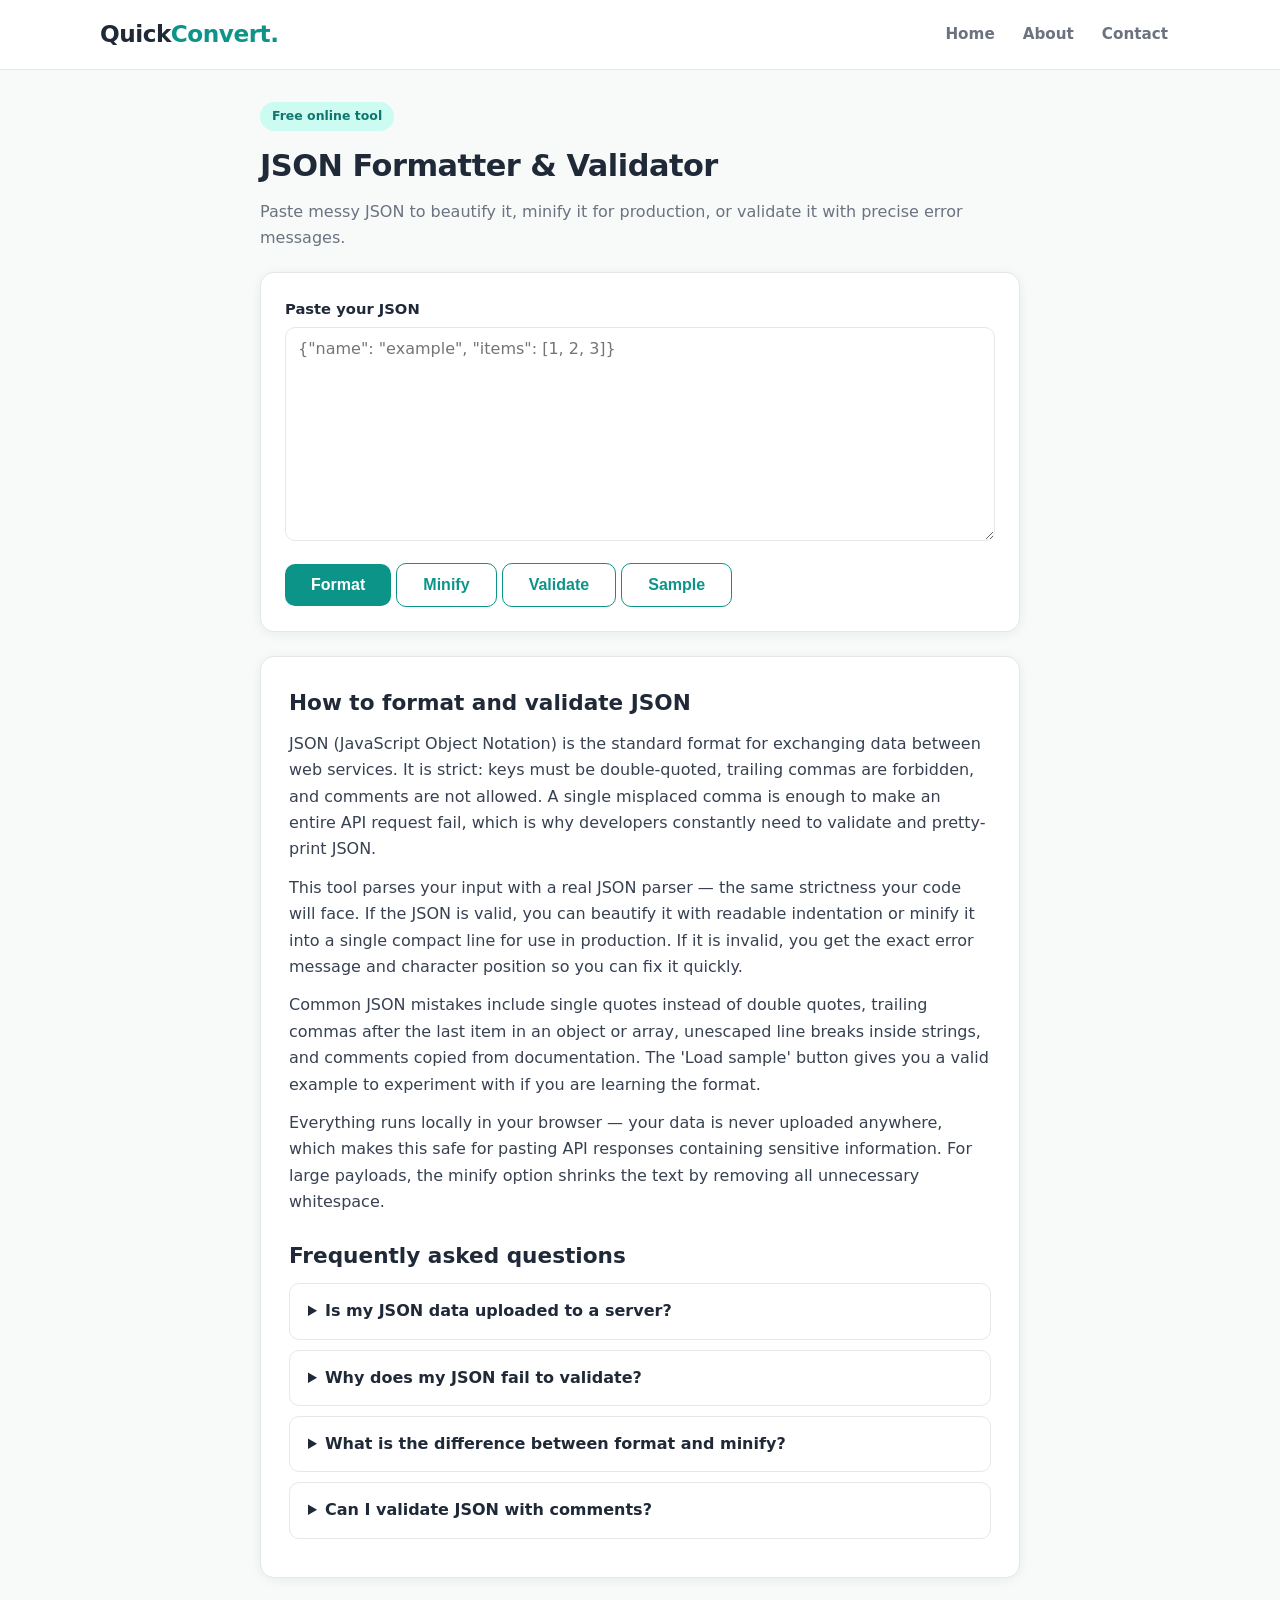
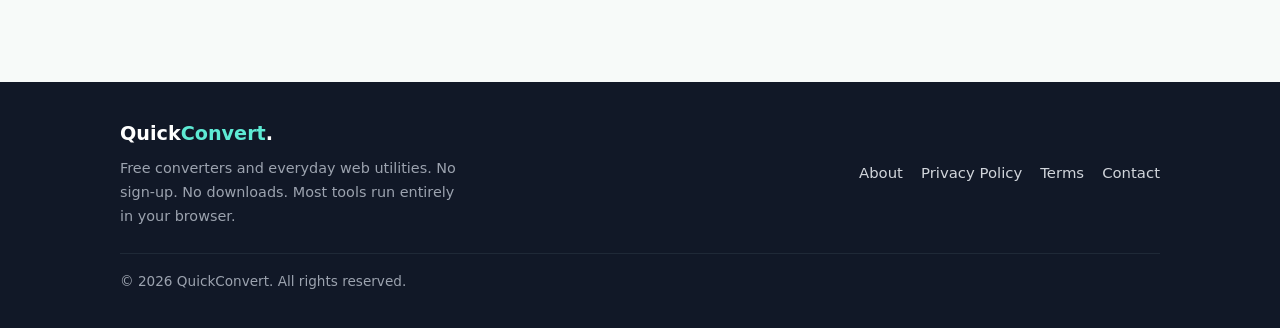
<file: tools/json-formatter.html>
<!DOCTYPE html>
<html lang="en">
<head>
<meta charset="UTF-8">
<meta name="viewport" content="width=device-width, initial-scale=1.0">
<title>JSON Formatter &amp; Validator Online | QuickConvert</title>
<meta name="description" content="Format, beautify, minify and validate JSON instantly. Clear error messages with positions. Free online JSON formatter, no sign-up.">
<link rel="stylesheet" href="../assets/style.css">
<script type="application/ld+json">
{
  "@context": "https://schema.org",
  "@type": "FAQPage",
  "mainEntity": [
    {
      "@type": "Question",
      "name": "Is my JSON data uploaded to a server?",
      "acceptedAnswer": {
        "@type": "Answer",
        "text": "No. All parsing and formatting happens locally in your browser with JavaScript. Nothing you paste ever leaves your device."
      }
    },
    {
      "@type": "Question",
      "name": "Why does my JSON fail to validate?",
      "acceptedAnswer": {
        "@type": "Answer",
        "text": "The most common causes are single quotes instead of double quotes, a trailing comma after the last element, or unescaped special characters inside strings. The error message shows the exact position of the problem."
      }
    },
    {
      "@type": "Question",
      "name": "What is the difference between format and minify?",
      "acceptedAnswer": {
        "@type": "Answer",
        "text": "Format (beautify) adds indentation and line breaks so humans can read the structure. Minify removes all unnecessary whitespace to make the smallest possible file for production use. Both represent the same data."
      }
    },
    {
      "@type": "Question",
      "name": "Can I validate JSON with comments?",
      "acceptedAnswer": {
        "@type": "Answer",
        "text": "Standard JSON does not allow comments, so the validator will reject them. Remove // and /* */ comments before validating, or use a JSONC-aware editor if your config format needs comments."
      }
    }
  ]
}
</script></head>
<body>
<header class="site-header">
  <div class="container header-inner">
    <a class="brand" href="../index.html">Quick<b>Convert</b><span class="dot">.</span></a>
    <nav class="main-nav">
      <a href="../index.html">Home</a>
      <a href="../about.html">About</a>
      <a href="../contact.html">Contact</a>
    </nav>
  </div>
</header>
<!-- ADSENSE SLOT: header (paste responsive ad code below) -->
<div class="ad-slot container"></div>

<main class="container">
<div class="tool-wrap">
  <span class="badge">Free online tool</span>
  <h1>JSON Formatter &amp; Validator</h1>
  <p class="tool-lead">Paste messy JSON to beautify it, minify it for production, or validate it with precise error messages.</p>
  <div class="tool-box">
<div class="field">
  <label for="json-in">Paste your JSON</label>
  <textarea id="json-in" rows="10" placeholder='{"name": "example", "items": [1, 2, 3]}'></textarea>
</div>
<button class="btn" id="json-format">Format</button>
<button class="btn secondary" id="json-minify" type="button">Minify</button>
<button class="btn secondary" id="json-validate" type="button">Validate</button>
<button class="btn secondary" id="json-sample" type="button">Sample</button>
<div class="result" id="json-result"></div>
<pre class="code" id="json-out" style="display:none"></pre>
  </div>
  <!-- ADSENSE SLOT: in-content (paste responsive ad code below) -->
  <div class="ad-slot"></div>
  <article class="article">
    <h2>How to format and validate JSON</h2>
<p>JSON (JavaScript Object Notation) is the standard format for exchanging data between web services. It is strict: keys must be double-quoted, trailing commas are forbidden, and comments are not allowed. A single misplaced comma is enough to make an entire API request fail, which is why developers constantly need to validate and pretty-print JSON.</p>
<p>This tool parses your input with a real JSON parser — the same strictness your code will face. If the JSON is valid, you can beautify it with readable indentation or minify it into a single compact line for use in production. If it is invalid, you get the exact error message and character position so you can fix it quickly.</p>
<p>Common JSON mistakes include single quotes instead of double quotes, trailing commas after the last item in an object or array, unescaped line breaks inside strings, and comments copied from documentation. The 'Load sample' button gives you a valid example to experiment with if you are learning the format.</p>
<p>Everything runs locally in your browser — your data is never uploaded anywhere, which makes this safe for pasting API responses containing sensitive information. For large payloads, the minify option shrinks the text by removing all unnecessary whitespace.</p>
    <h2>Frequently asked questions</h2>
<div class="faq">
<details><summary>Is my JSON data uploaded to a server?</summary><p>No. All parsing and formatting happens locally in your browser with JavaScript. Nothing you paste ever leaves your device.</p></details>
<details><summary>Why does my JSON fail to validate?</summary><p>The most common causes are single quotes instead of double quotes, a trailing comma after the last element, or unescaped special characters inside strings. The error message shows the exact position of the problem.</p></details>
<details><summary>What is the difference between format and minify?</summary><p>Format (beautify) adds indentation and line breaks so humans can read the structure. Minify removes all unnecessary whitespace to make the smallest possible file for production use. Both represent the same data.</p></details>
<details><summary>Can I validate JSON with comments?</summary><p>Standard JSON does not allow comments, so the validator will reject them. Remove // and /* */ comments before validating, or use a JSONC-aware editor if your config format needs comments.</p></details>
</div>
  </article>
</div>
</main>
<!-- ADSENSE SLOT: footer (paste responsive ad code below) -->
<div class="ad-slot container"></div>
<footer class="site-footer">
  <div class="container">
    <div>
      <div class="footer-brand">Quick<b>Convert</b>.</div>
      <p style="max-width:340px;font-size:.9rem">Free converters and everyday web utilities.
      No sign-up. No downloads. Most tools run entirely in your browser.</p>
    </div>
    <div class="footer-links">
      <a href="../about.html">About</a>
      <a href="../privacy.html">Privacy Policy</a>
      <a href="../terms.html">Terms</a>
      <a href="../contact.html">Contact</a>
    </div>
    <div class="copyright">&copy; 2026 QuickConvert. All rights reserved.</div>
  </div>
</footer>

<script>
function parseJson(text){
  try { return {ok:true, value:JSON.parse(text)}; }
  catch(e){ return {ok:false, error:String(e.message || e)}; }
}
function prettyJson(text, indent){
  var r = parseJson(text);
  if (!r.ok) return r;
  return {ok:true, text:JSON.stringify(r.value, null, indent || 2)};
}
function minifyJson(text){
  var r = parseJson(text);
  if (!r.ok) return r;
  return {ok:true, text:JSON.stringify(r.value)};
}
document.addEventListener("DOMContentLoaded", function(){
  var inEl = document.getElementById("json-in"), out = document.getElementById("json-out"),
      res = document.getElementById("json-result");
  function showErr(e){ res.innerHTML = "<p><b>Invalid JSON:</b> " + e.replace(/</g,"&lt;") + "</p>"; res.classList.add("show"); out.style.display = "none"; }
  function showOk(msg, text){
    res.innerHTML = "<p>" + msg + "</p>"; res.classList.add("show");
    if (text !== undefined){ out.textContent = text; out.style.display = "block"; }
    else { out.style.display = "none"; }
  }
  document.getElementById("json-format").addEventListener("click", function(){
    var r = prettyJson(inEl.value);
    if (!r.ok) showErr(r.error); else showOk("Valid JSON — formatted:", r.text);
  });
  document.getElementById("json-minify").addEventListener("click", function(){
    var r = minifyJson(inEl.value);
    if (!r.ok) showErr(r.error); else showOk("Valid JSON — minified (" + r.text.length + " chars):", r.text);
  });
  document.getElementById("json-validate").addEventListener("click", function(){
    var r = parseJson(inEl.value);
    if (!r.ok) showErr(r.error); else showOk("Valid JSON. No errors found.");
  });
  document.getElementById("json-sample").addEventListener("click", function(){
    inEl.value = '{"user":{"name":"Ada","active":true,"scores":[98,87,93]},"tags":["dev","json"]}';
  });
});
</script>
</body>
</html>
</file>
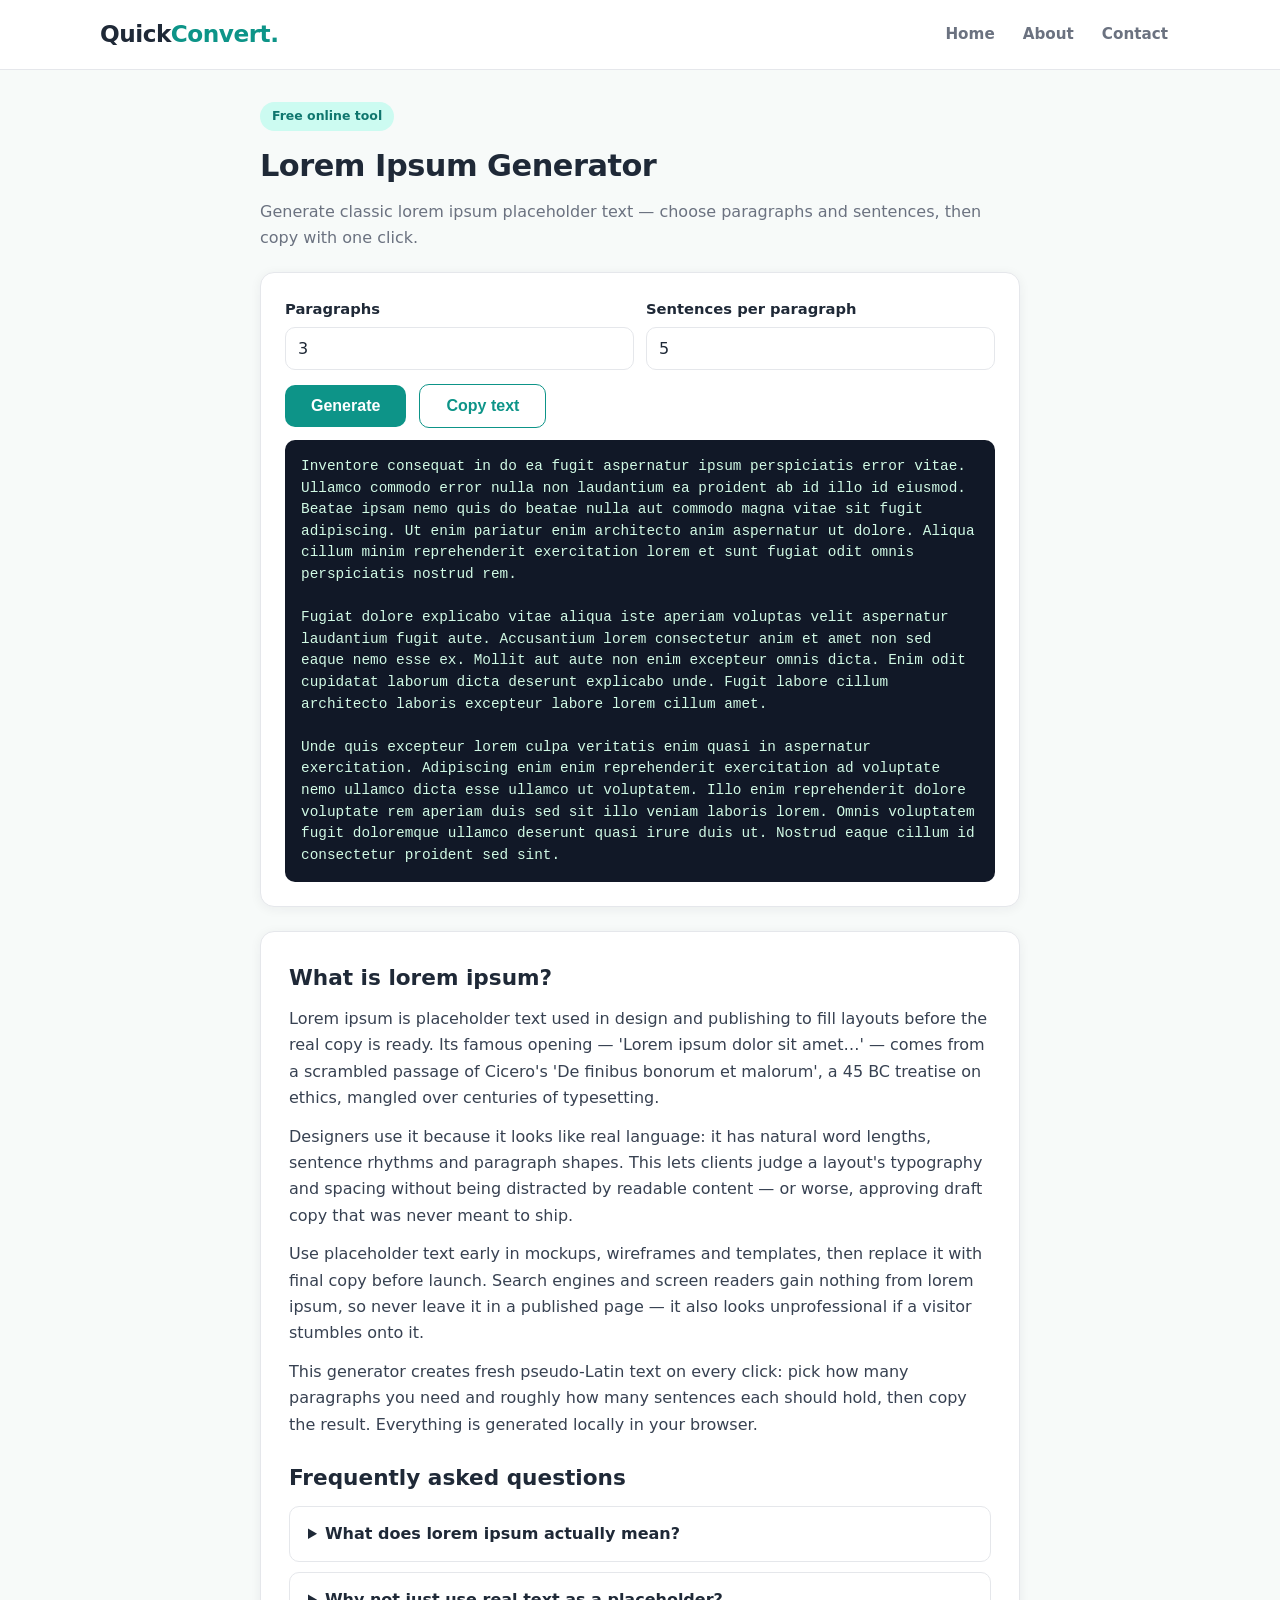
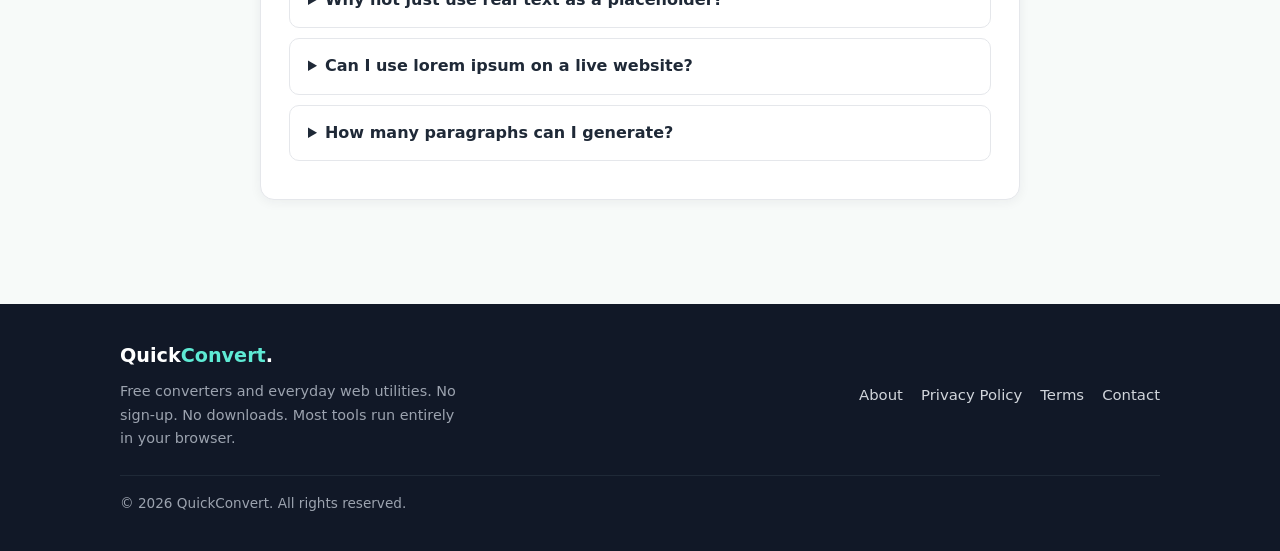
<file: tools/lorem-ipsum-generator.html>
<!DOCTYPE html>
<html lang="en">
<head>
<meta charset="UTF-8">
<meta name="viewport" content="width=device-width, initial-scale=1.0">
<title>Lorem Ipsum Generator Online | QuickConvert</title>
<meta name="description" content="Generate lorem ipsum placeholder text: custom paragraphs and sentences. One click to copy. Free online, no sign-up.">
<link rel="stylesheet" href="../assets/style.css">
<script type="application/ld+json">
{
  "@context": "https://schema.org",
  "@type": "FAQPage",
  "mainEntity": [
    {
      "@type": "Question",
      "name": "What does lorem ipsum actually mean?",
      "acceptedAnswer": {
        "@type": "Answer",
        "text": "Almost nothing \u2014 it is scrambled Latin derived from Cicero's writings. The words are chosen to mimic the rhythm and look of real prose without carrying meaning."
      }
    },
    {
      "@type": "Question",
      "name": "Why not just use real text as a placeholder?",
      "acceptedAnswer": {
        "@type": "Answer",
        "text": "Readable draft text distracts reviewers, who start editing words instead of judging the design. Meaningless placeholder keeps attention on layout, typography and spacing."
      }
    },
    {
      "@type": "Question",
      "name": "Can I use lorem ipsum on a live website?",
      "acceptedAnswer": {
        "@type": "Answer",
        "text": "You should not. It confuses visitors, hurts accessibility and looks unfinished. Replace all placeholder text with real copy before publishing."
      }
    },
    {
      "@type": "Question",
      "name": "How many paragraphs can I generate?",
      "acceptedAnswer": {
        "@type": "Answer",
        "text": "Between 1 and 20 paragraphs, each with 1 to 10 sentences \u2014 plenty for mockups, templates and design comps."
      }
    }
  ]
}
</script></head>
<body>
<header class="site-header">
  <div class="container header-inner">
    <a class="brand" href="../index.html">Quick<b>Convert</b><span class="dot">.</span></a>
    <nav class="main-nav">
      <a href="../index.html">Home</a>
      <a href="../about.html">About</a>
      <a href="../contact.html">Contact</a>
    </nav>
  </div>
</header>
<!-- ADSENSE SLOT: header (paste responsive ad code below) -->
<div class="ad-slot container"></div>

<main class="container">
<div class="tool-wrap">
  <span class="badge">Free online tool</span>
  <h1>Lorem Ipsum Generator</h1>
  <p class="tool-lead">Generate classic lorem ipsum placeholder text — choose paragraphs and sentences, then copy with one click.</p>
  <div class="tool-box">
<div class="field-row">
  <div class="field"><label for="li-paras">Paragraphs</label>
    <input type="number" id="li-paras" value="3" min="1" max="20"></div>
  <div class="field"><label for="li-sents">Sentences per paragraph</label>
    <input type="number" id="li-sents" value="5" min="1" max="10"></div>
</div>
<button class="btn" id="li-go">Generate</button>
<button class="btn secondary copy-btn" id="li-copy" type="button">Copy text</button>
<pre class="code" id="li-out" style="display:none"></pre>
  </div>
  <!-- ADSENSE SLOT: in-content (paste responsive ad code below) -->
  <div class="ad-slot"></div>
  <article class="article">
    <h2>What is lorem ipsum?</h2>
<p>Lorem ipsum is placeholder text used in design and publishing to fill layouts before the real copy is ready. Its famous opening — 'Lorem ipsum dolor sit amet…' — comes from a scrambled passage of Cicero's 'De finibus bonorum et malorum', a 45 BC treatise on ethics, mangled over centuries of typesetting.</p>
<p>Designers use it because it looks like real language: it has natural word lengths, sentence rhythms and paragraph shapes. This lets clients judge a layout's typography and spacing without being distracted by readable content — or worse, approving draft copy that was never meant to ship.</p>
<p>Use placeholder text early in mockups, wireframes and templates, then replace it with final copy before launch. Search engines and screen readers gain nothing from lorem ipsum, so never leave it in a published page — it also looks unprofessional if a visitor stumbles onto it.</p>
<p>This generator creates fresh pseudo-Latin text on every click: pick how many paragraphs you need and roughly how many sentences each should hold, then copy the result. Everything is generated locally in your browser.</p>
    <h2>Frequently asked questions</h2>
<div class="faq">
<details><summary>What does lorem ipsum actually mean?</summary><p>Almost nothing — it is scrambled Latin derived from Cicero&#x27;s writings. The words are chosen to mimic the rhythm and look of real prose without carrying meaning.</p></details>
<details><summary>Why not just use real text as a placeholder?</summary><p>Readable draft text distracts reviewers, who start editing words instead of judging the design. Meaningless placeholder keeps attention on layout, typography and spacing.</p></details>
<details><summary>Can I use lorem ipsum on a live website?</summary><p>You should not. It confuses visitors, hurts accessibility and looks unfinished. Replace all placeholder text with real copy before publishing.</p></details>
<details><summary>How many paragraphs can I generate?</summary><p>Between 1 and 20 paragraphs, each with 1 to 10 sentences — plenty for mockups, templates and design comps.</p></details>
</div>
  </article>
</div>
</main>
<!-- ADSENSE SLOT: footer (paste responsive ad code below) -->
<div class="ad-slot container"></div>
<footer class="site-footer">
  <div class="container">
    <div>
      <div class="footer-brand">Quick<b>Convert</b>.</div>
      <p style="max-width:340px;font-size:.9rem">Free converters and everyday web utilities.
      No sign-up. No downloads. Most tools run entirely in your browser.</p>
    </div>
    <div class="footer-links">
      <a href="../about.html">About</a>
      <a href="../privacy.html">Privacy Policy</a>
      <a href="../terms.html">Terms</a>
      <a href="../contact.html">Contact</a>
    </div>
    <div class="copyright">&copy; 2026 QuickConvert. All rights reserved.</div>
  </div>
</footer>

<script>
var LOREM_WORDS = ("lorem ipsum dolor sit amet consectetur adipiscing elit sed do eiusmod " +
"tempor incididunt ut labore et dolore magna aliqua enim ad minim veniam quis nostrud " +
"exercitation ullamco laboris nisi aliquip ex ea commodo consequat duis aute irure in " +
"reprehenderit voluptate velit esse cillum fugiat nulla pariatur excepteur sint occaecat " +
"cupidatat non proident sunt culpa qui officia deserunt mollit anim id est laborum " +
"perspiciatis unde omnis iste natus error voluptatem accusantium doloremque laudantium " +
"totam rem aperiam eaque ab illo inventore veritatis quasi architecto beatae vitae " +
"dicta explicabo nemo enim ipsam voluptatem quia voluptas aspernatur odit aut fugit").split(" ");
function genLorem(paragraphs, sentences, rnd){
  rnd = rnd || Math.random;
  paragraphs = Math.max(1, Math.min(20, parseInt(paragraphs, 10) || 3));
  sentences = Math.max(1, Math.min(10, parseInt(sentences, 10) || 5));
  var out = [], p, s, w, words, sent;
  for (p = 0; p < paragraphs; p++){
    var sents = [];
    for (s = 0; s < sentences; s++){
      var len = 8 + Math.floor(rnd() * 8), wi;
      words = [];
      for (w = 0; w < len; w++) words.push(LOREM_WORDS[Math.floor(rnd() * LOREM_WORDS.length)]);
      sent = words.join(" ");
      sent = sent.charAt(0).toUpperCase() + sent.slice(1) + ".";
      sents.push(sent);
    }
    out.push(sents.join(" "));
  }
  return out;
}
document.addEventListener("DOMContentLoaded", function(){
  var pEl=document.getElementById("li-paras"), sEl=document.getElementById("li-sents"),
      out=document.getElementById("li-out");
  function gen(){
    var paras=genLorem(pEl.value, sEl.value);
    out.textContent=paras.join("\n\n"); out.style.display="block";
  }
  document.getElementById("li-go").addEventListener("click", gen);
  document.getElementById("li-copy").addEventListener("click", function(){
    if (out.style.display !== "none") navigator.clipboard.writeText(out.textContent);
  });
  gen();
});
</script>
</body>
</html>
</file>
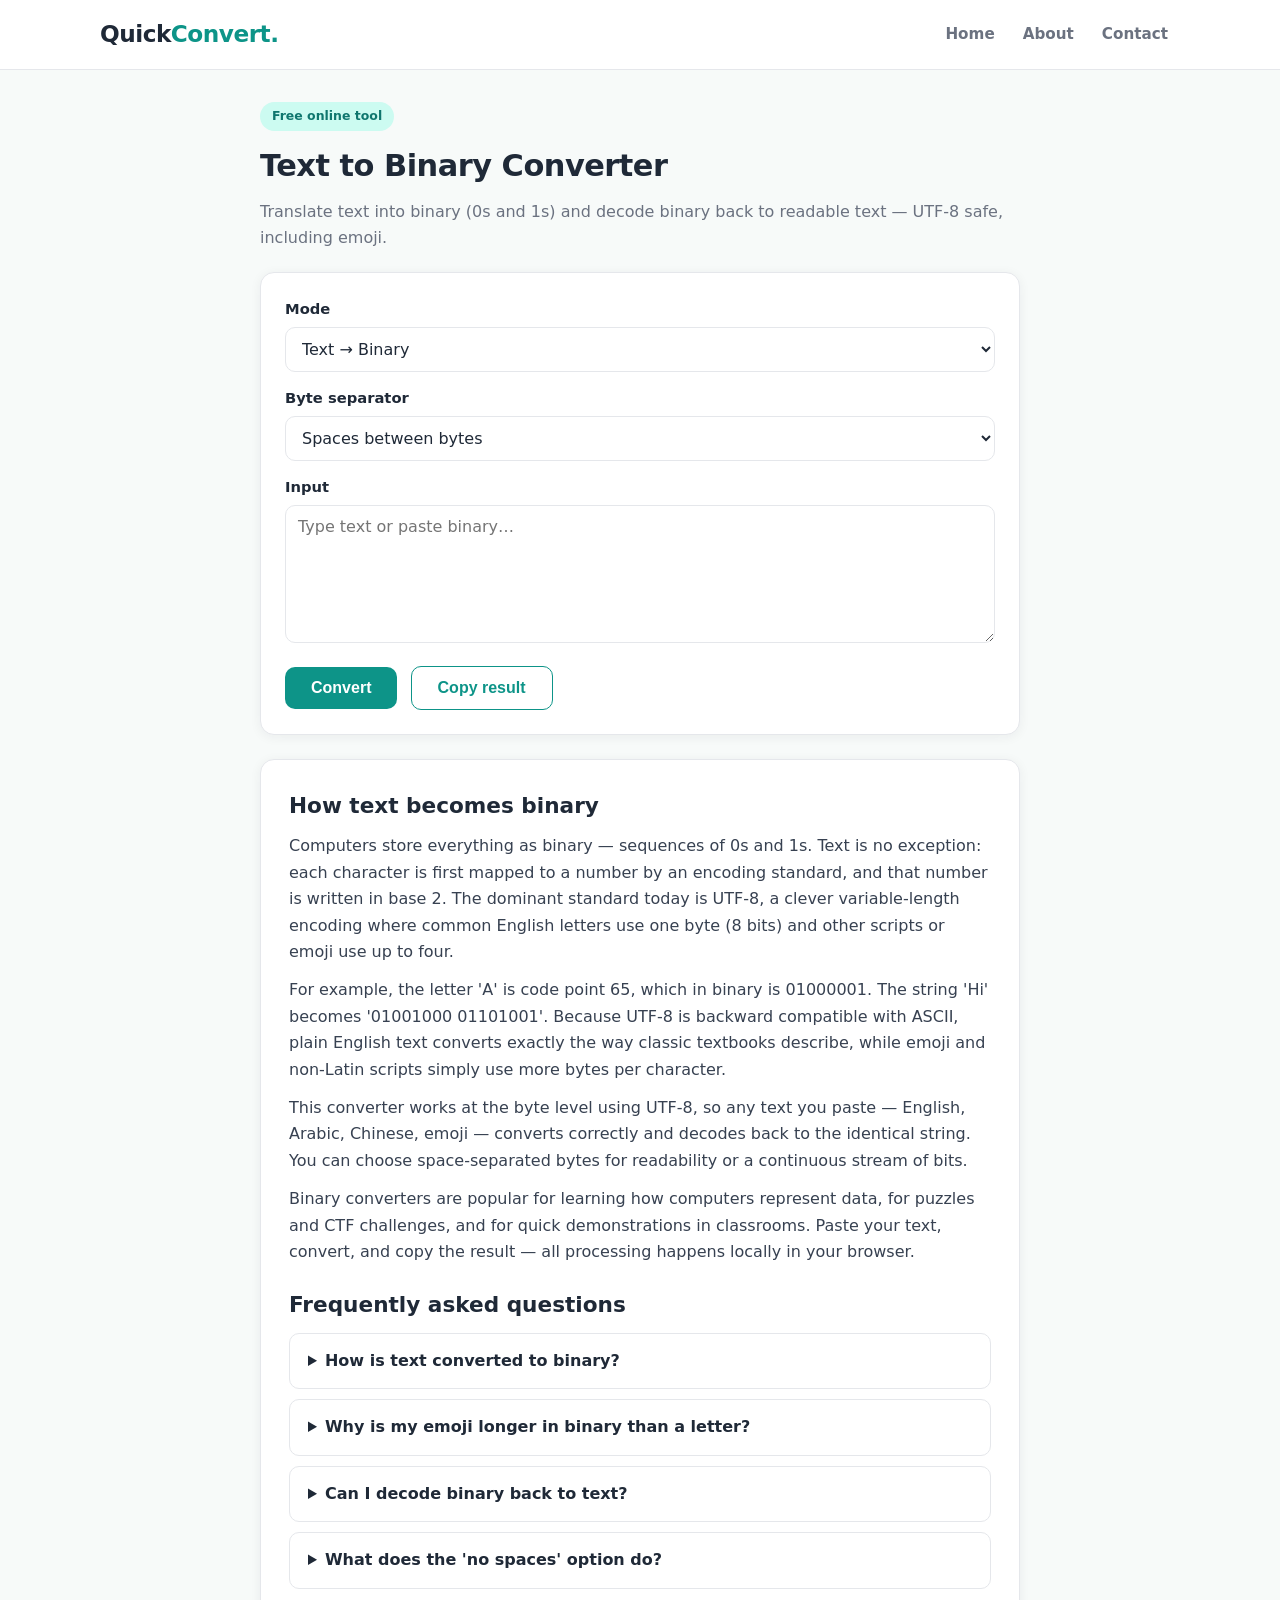
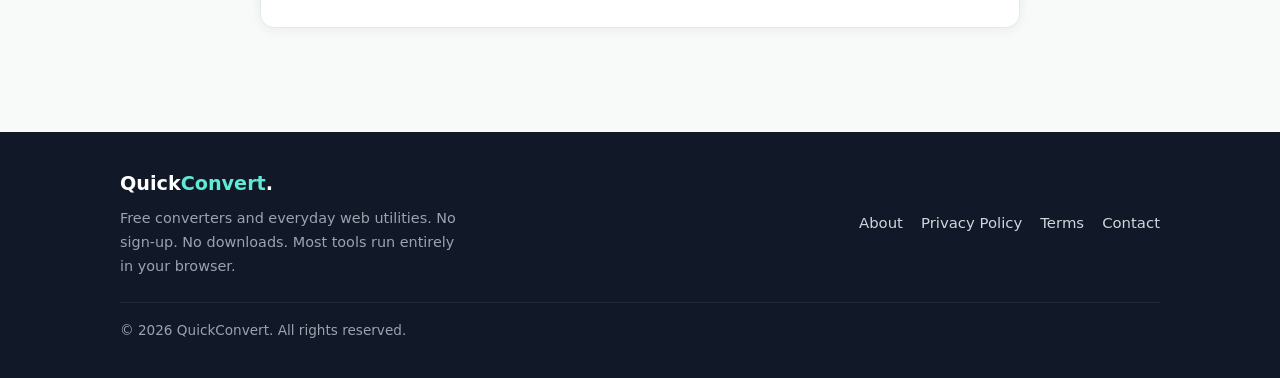
<file: tools/text-to-binary.html>
<!DOCTYPE html>
<html lang="en">
<head>
<meta charset="UTF-8">
<meta name="viewport" content="width=device-width, initial-scale=1.0">
<title>Text to Binary Converter Online | QuickConvert</title>
<meta name="description" content="Convert text to binary code and binary back to text. UTF-8 safe, instant results. Free online binary translator, no sign-up.">
<link rel="stylesheet" href="../assets/style.css">
<script type="application/ld+json">
{
  "@context": "https://schema.org",
  "@type": "FAQPage",
  "mainEntity": [
    {
      "@type": "Question",
      "name": "How is text converted to binary?",
      "acceptedAnswer": {
        "@type": "Answer",
        "text": "Each character is encoded as UTF-8 bytes, and every byte is written as 8 binary digits. 'A' (byte 65) becomes 01000001."
      }
    },
    {
      "@type": "Question",
      "name": "Why is my emoji longer in binary than a letter?",
      "acceptedAnswer": {
        "@type": "Answer",
        "text": "UTF-8 uses 1 byte for basic Latin letters but up to 4 bytes for emoji and many non-Latin scripts. More bytes means more binary digits."
      }
    },
    {
      "@type": "Question",
      "name": "Can I decode binary back to text?",
      "acceptedAnswer": {
        "@type": "Answer",
        "text": "Yes \u2014 choose the binary-to-text mode. The input must contain only 0s and 1s with a total length that is a multiple of 8, and it must form valid UTF-8."
      }
    },
    {
      "@type": "Question",
      "name": "What does the 'no spaces' option do?",
      "acceptedAnswer": {
        "@type": "Answer",
        "text": "It outputs one continuous bit stream instead of separating each byte with a space \u2014 useful when another tool expects compact binary input."
      }
    }
  ]
}
</script></head>
<body>
<header class="site-header">
  <div class="container header-inner">
    <a class="brand" href="../index.html">Quick<b>Convert</b><span class="dot">.</span></a>
    <nav class="main-nav">
      <a href="../index.html">Home</a>
      <a href="../about.html">About</a>
      <a href="../contact.html">Contact</a>
    </nav>
  </div>
</header>
<!-- ADSENSE SLOT: header (paste responsive ad code below) -->
<div class="ad-slot container"></div>

<main class="container">
<div class="tool-wrap">
  <span class="badge">Free online tool</span>
  <h1>Text to Binary Converter</h1>
  <p class="tool-lead">Translate text into binary (0s and 1s) and decode binary back to readable text — UTF-8 safe, including emoji.</p>
  <div class="tool-box">
<div class="field">
  <label for="bin-mode">Mode</label>
  <select id="bin-mode">
    <option value="encode">Text → Binary</option>
    <option value="decode">Binary → Text</option>
  </select>
</div>
<div class="field">
  <label for="bin-delim">Byte separator</label>
  <select id="bin-delim">
    <option value="space">Spaces between bytes</option>
    <option value="none">No spaces</option>
  </select>
</div>
<div class="field">
  <label for="bin-in">Input</label>
  <textarea id="bin-in" rows="6" placeholder="Type text or paste binary…"></textarea>
</div>
<button class="btn" id="bin-go">Convert</button>
<button class="btn secondary copy-btn" id="bin-copy" type="button">Copy result</button>
<pre class="code" id="bin-out" style="display:none"></pre>
  </div>
  <!-- ADSENSE SLOT: in-content (paste responsive ad code below) -->
  <div class="ad-slot"></div>
  <article class="article">
    <h2>How text becomes binary</h2>
<p>Computers store everything as binary — sequences of 0s and 1s. Text is no exception: each character is first mapped to a number by an encoding standard, and that number is written in base 2. The dominant standard today is UTF-8, a clever variable-length encoding where common English letters use one byte (8 bits) and other scripts or emoji use up to four.</p>
<p>For example, the letter 'A' is code point 65, which in binary is 01000001. The string 'Hi' becomes '01001000 01101001'. Because UTF-8 is backward compatible with ASCII, plain English text converts exactly the way classic textbooks describe, while emoji and non-Latin scripts simply use more bytes per character.</p>
<p>This converter works at the byte level using UTF-8, so any text you paste — English, Arabic, Chinese, emoji — converts correctly and decodes back to the identical string. You can choose space-separated bytes for readability or a continuous stream of bits.</p>
<p>Binary converters are popular for learning how computers represent data, for puzzles and CTF challenges, and for quick demonstrations in classrooms. Paste your text, convert, and copy the result — all processing happens locally in your browser.</p>
    <h2>Frequently asked questions</h2>
<div class="faq">
<details><summary>How is text converted to binary?</summary><p>Each character is encoded as UTF-8 bytes, and every byte is written as 8 binary digits. &#x27;A&#x27; (byte 65) becomes 01000001.</p></details>
<details><summary>Why is my emoji longer in binary than a letter?</summary><p>UTF-8 uses 1 byte for basic Latin letters but up to 4 bytes for emoji and many non-Latin scripts. More bytes means more binary digits.</p></details>
<details><summary>Can I decode binary back to text?</summary><p>Yes — choose the binary-to-text mode. The input must contain only 0s and 1s with a total length that is a multiple of 8, and it must form valid UTF-8.</p></details>
<details><summary>What does the &#x27;no spaces&#x27; option do?</summary><p>It outputs one continuous bit stream instead of separating each byte with a space — useful when another tool expects compact binary input.</p></details>
</div>
  </article>
</div>
</main>
<!-- ADSENSE SLOT: footer (paste responsive ad code below) -->
<div class="ad-slot container"></div>
<footer class="site-footer">
  <div class="container">
    <div>
      <div class="footer-brand">Quick<b>Convert</b>.</div>
      <p style="max-width:340px;font-size:.9rem">Free converters and everyday web utilities.
      No sign-up. No downloads. Most tools run entirely in your browser.</p>
    </div>
    <div class="footer-links">
      <a href="../about.html">About</a>
      <a href="../privacy.html">Privacy Policy</a>
      <a href="../terms.html">Terms</a>
      <a href="../contact.html">Contact</a>
    </div>
    <div class="copyright">&copy; 2026 QuickConvert. All rights reserved.</div>
  </div>
</footer>

<script>
function textToBinary(str, delim){
  var sep = (delim === "none") ? "" : " ";
  var bytes = new TextEncoder().encode(str), out = [], i;
  for (i = 0; i < bytes.length; i++) out.push(bytes[i].toString(2).padStart(8, "0"));
  return out.join(sep);
}
function binaryToText(bin){
  var clean = String(bin).replace(/\s+/g, "");
  if (clean === "") return {error:"Please enter some binary digits."};
  if (!/^[01]+$/.test(clean)) return {error:"Input must contain only 0s and 1s."};
  if (clean.length % 8 !== 0) return {error:"Binary length must be a multiple of 8."};
  var bytes = new Uint8Array(clean.length / 8), i;
  for (i = 0; i < bytes.length; i++) bytes[i] = parseInt(clean.slice(i*8, i*8+8), 2);
  try { return {text: new TextDecoder("utf-8", {fatal:true}).decode(bytes)}; }
  catch(e){ return {error:"Bytes do not form valid UTF-8 text."}; }
}
document.addEventListener("DOMContentLoaded", function(){
  var modeEl=document.getElementById("bin-mode"), delimEl=document.getElementById("bin-delim"),
      inEl=document.getElementById("bin-in"), out=document.getElementById("bin-out");
  document.getElementById("bin-go").addEventListener("click", function(){
    if (modeEl.value === "encode"){
      out.textContent = textToBinary(inEl.value, delimEl.value);
    } else {
      var r = binaryToText(inEl.value);
      out.textContent = r.error ? "Error: " + r.error : r.text;
    }
    out.style.display = "block";
  });
  document.getElementById("bin-copy").addEventListener("click", function(){
    if (out.style.display !== "none") navigator.clipboard.writeText(out.textContent);
  });
});
</script>
</body>
</html>
</file>
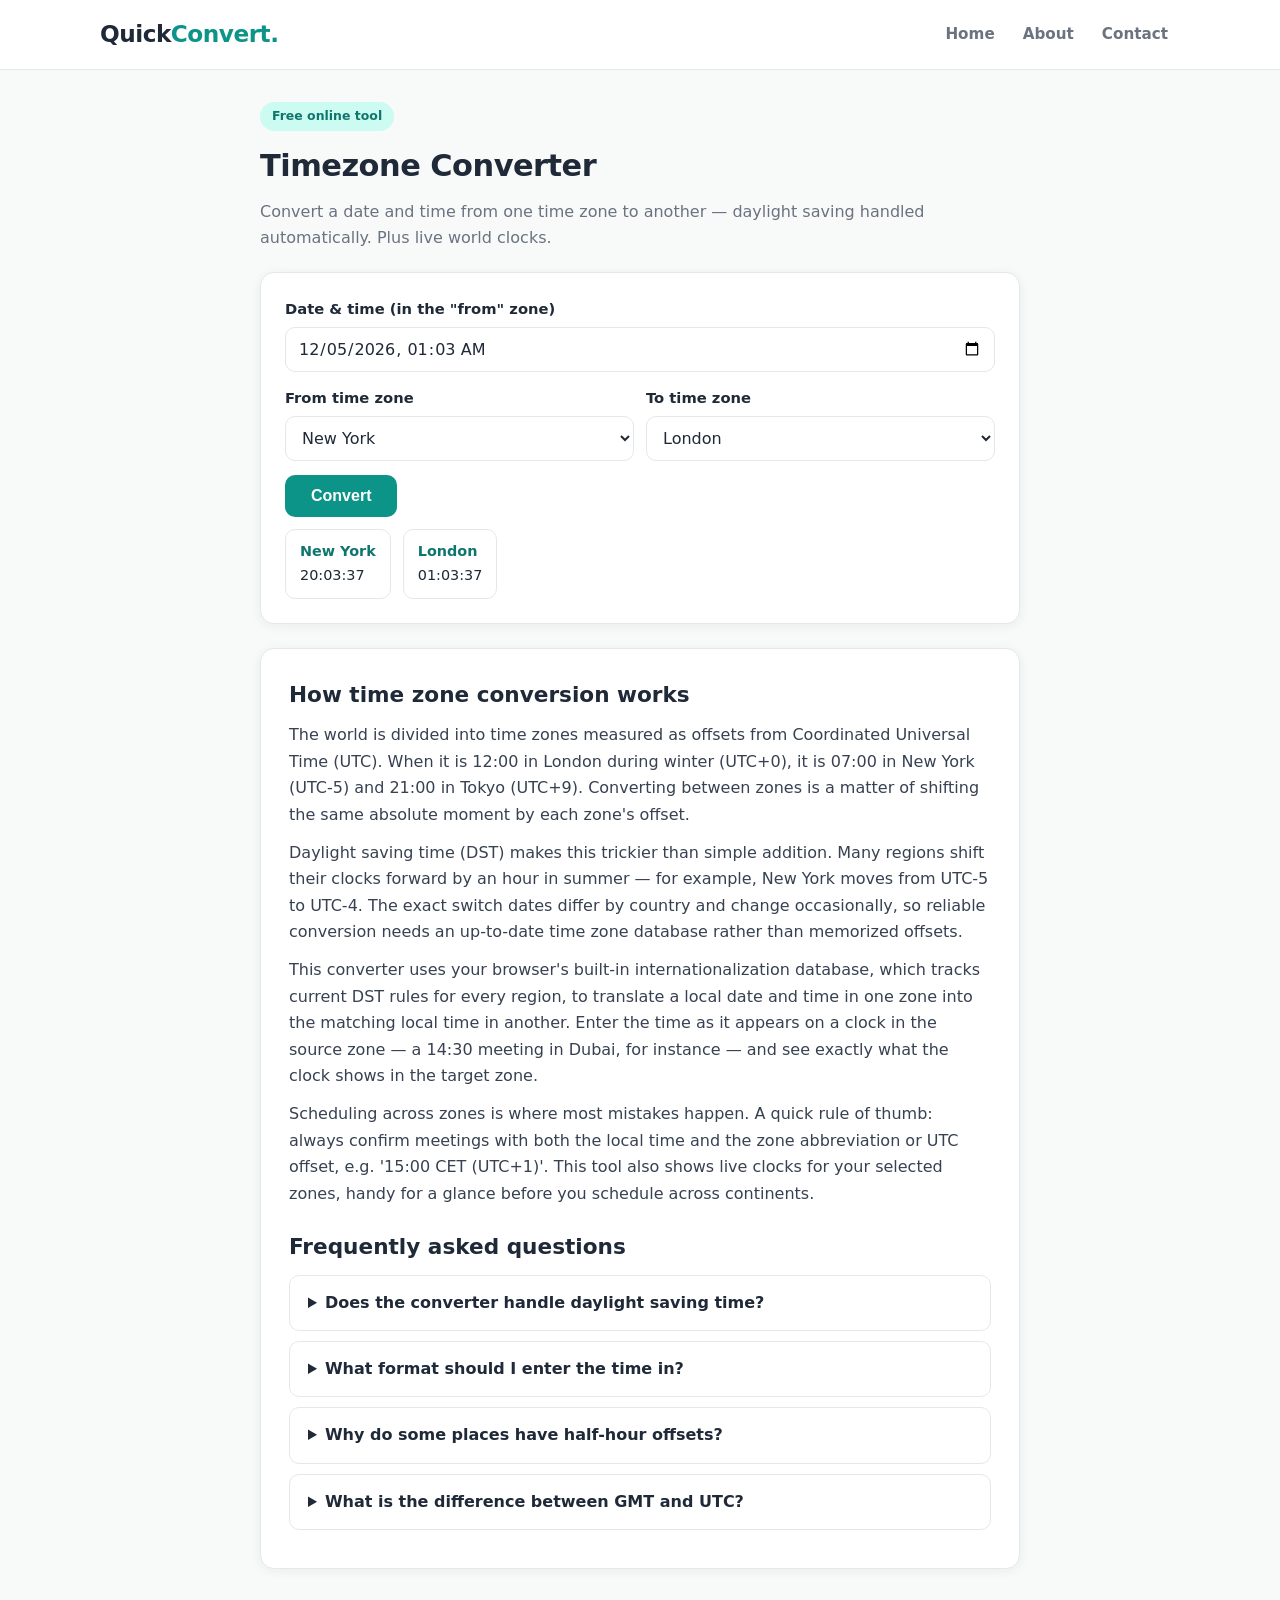
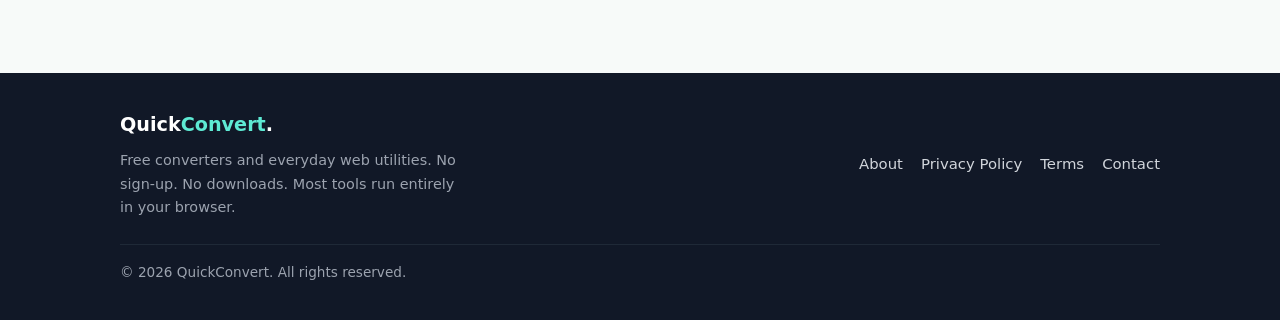
<file: tools/timezone-converter.html>
<!DOCTYPE html>
<html lang="en">
<head>
<meta charset="UTF-8">
<meta name="viewport" content="width=device-width, initial-scale=1.0">
<title>Timezone Converter — World Time Zones | QuickConvert</title>
<meta name="description" content="Convert any date and time between world time zones instantly. Handles daylight saving automatically. Free online timezone converter.">
<link rel="stylesheet" href="../assets/style.css">
<script type="application/ld+json">
{
  "@context": "https://schema.org",
  "@type": "FAQPage",
  "mainEntity": [
    {
      "@type": "Question",
      "name": "Does the converter handle daylight saving time?",
      "acceptedAnswer": {
        "@type": "Answer",
        "text": "Yes. It uses the browser's built-in time zone database, which includes current daylight saving rules, so conversions reflect the correct offset for the specific date you enter."
      }
    },
    {
      "@type": "Question",
      "name": "What format should I enter the time in?",
      "acceptedAnswer": {
        "@type": "Answer",
        "text": "Use the date-and-time picker, which produces a local date and time like 2026-10-01 14:30. That time is interpreted as wall-clock time in the 'from' time zone you selected."
      }
    },
    {
      "@type": "Question",
      "name": "Why do some places have half-hour offsets?",
      "acceptedAnswer": {
        "@type": "Answer",
        "text": "A few zones, such as India (UTC+5:30) and Nepal (UTC+5:45), use offsets that are not whole hours for historical and geographical reasons. The converter handles these automatically."
      }
    },
    {
      "@type": "Question",
      "name": "What is the difference between GMT and UTC?",
      "acceptedAnswer": {
        "@type": "Answer",
        "text": "For everyday conversion they are effectively the same \u2014 both mark the zero-offset reference. UTC is the precise modern standard, while GMT is the older astronomical term still used in names like 'GMT+1'."
      }
    }
  ]
}
</script></head>
<body>
<header class="site-header">
  <div class="container header-inner">
    <a class="brand" href="../index.html">Quick<b>Convert</b><span class="dot">.</span></a>
    <nav class="main-nav">
      <a href="../index.html">Home</a>
      <a href="../about.html">About</a>
      <a href="../contact.html">Contact</a>
    </nav>
  </div>
</header>
<!-- ADSENSE SLOT: header (paste responsive ad code below) -->
<div class="ad-slot container"></div>

<main class="container">
<div class="tool-wrap">
  <span class="badge">Free online tool</span>
  <h1>Timezone Converter</h1>
  <p class="tool-lead">Convert a date and time from one time zone to another — daylight saving handled automatically. Plus live world clocks.</p>
  <div class="tool-box">
<div class="field">
  <label for="tz-dt">Date &amp; time (in the "from" zone)</label>
  <input type="datetime-local" id="tz-dt">
</div>
<div class="field-row">
  <div class="field"><label for="tz-from">From time zone</label><select id="tz-from"></select></div>
  <div class="field"><label for="tz-to">To time zone</label><select id="tz-to"></select></div>
</div>
<button class="btn" id="tz-go">Convert</button>
<div class="result" id="tz-result"></div>
<div class="live-clock" id="tz-clocks"></div>
  </div>
  <!-- ADSENSE SLOT: in-content (paste responsive ad code below) -->
  <div class="ad-slot"></div>
  <article class="article">
    <h2>How time zone conversion works</h2>
<p>The world is divided into time zones measured as offsets from Coordinated Universal Time (UTC). When it is 12:00 in London during winter (UTC+0), it is 07:00 in New York (UTC-5) and 21:00 in Tokyo (UTC+9). Converting between zones is a matter of shifting the same absolute moment by each zone's offset.</p>
<p>Daylight saving time (DST) makes this trickier than simple addition. Many regions shift their clocks forward by an hour in summer — for example, New York moves from UTC-5 to UTC-4. The exact switch dates differ by country and change occasionally, so reliable conversion needs an up-to-date time zone database rather than memorized offsets.</p>
<p>This converter uses your browser's built-in internationalization database, which tracks current DST rules for every region, to translate a local date and time in one zone into the matching local time in another. Enter the time as it appears on a clock in the source zone — a 14:30 meeting in Dubai, for instance — and see exactly what the clock shows in the target zone.</p>
<p>Scheduling across zones is where most mistakes happen. A quick rule of thumb: always confirm meetings with both the local time and the zone abbreviation or UTC offset, e.g. '15:00 CET (UTC+1)'. This tool also shows live clocks for your selected zones, handy for a glance before you schedule across continents.</p>
    <h2>Frequently asked questions</h2>
<div class="faq">
<details><summary>Does the converter handle daylight saving time?</summary><p>Yes. It uses the browser&#x27;s built-in time zone database, which includes current daylight saving rules, so conversions reflect the correct offset for the specific date you enter.</p></details>
<details><summary>What format should I enter the time in?</summary><p>Use the date-and-time picker, which produces a local date and time like 2026-10-01 14:30. That time is interpreted as wall-clock time in the &#x27;from&#x27; time zone you selected.</p></details>
<details><summary>Why do some places have half-hour offsets?</summary><p>A few zones, such as India (UTC+5:30) and Nepal (UTC+5:45), use offsets that are not whole hours for historical and geographical reasons. The converter handles these automatically.</p></details>
<details><summary>What is the difference between GMT and UTC?</summary><p>For everyday conversion they are effectively the same — both mark the zero-offset reference. UTC is the precise modern standard, while GMT is the older astronomical term still used in names like &#x27;GMT+1&#x27;.</p></details>
</div>
  </article>
</div>
</main>
<!-- ADSENSE SLOT: footer (paste responsive ad code below) -->
<div class="ad-slot container"></div>
<footer class="site-footer">
  <div class="container">
    <div>
      <div class="footer-brand">Quick<b>Convert</b>.</div>
      <p style="max-width:340px;font-size:.9rem">Free converters and everyday web utilities.
      No sign-up. No downloads. Most tools run entirely in your browser.</p>
    </div>
    <div class="footer-links">
      <a href="../about.html">About</a>
      <a href="../privacy.html">Privacy Policy</a>
      <a href="../terms.html">Terms</a>
      <a href="../contact.html">Contact</a>
    </div>
    <div class="copyright">&copy; 2026 QuickConvert. All rights reserved.</div>
  </div>
</footer>

<script>
var QC_ZONES = [
["UTC","UTC"],["New York","America/New_York"],["Chicago","America/Chicago"],
["Denver","America/Denver"],["Los Angeles","America/Los_Angeles"],["Toronto","America/Toronto"],
["Mexico City","America/Mexico_City"],["Bogota","America/Bogota"],["São Paulo","America/Sao_Paulo"],
["London","Europe/London"],["Paris","Europe/Paris"],["Berlin","Europe/Berlin"],
["Istanbul","Europe/Istanbul"],["Moscow","Europe/Moscow"],["Cairo","Africa/Cairo"],
["Casablanca","Africa/Casablanca"],["Dubai","Asia/Dubai"],["Riyadh","Asia/Riyadh"],
["Karachi","Asia/Karachi"],["Kolkata","Asia/Kolkata"],["Dhaka","Asia/Dhaka"],
["Bangkok","Asia/Bangkok"],["Singapore","Asia/Singapore"],["Shanghai","Asia/Shanghai"],
["Tokyo","Asia/Tokyo"],["Seoul","Asia/Seoul"],["Sydney","Australia/Sydney"],
["Auckland","Pacific/Auckland"],["Azores","Atlantic/Azores"]];
function tzOffsetMinutes(tz, utcMs){
  var dtf = new Intl.DateTimeFormat("en-US",{timeZone:tz,hour12:false,
    year:"numeric",month:"2-digit",day:"2-digit",hour:"2-digit",minute:"2-digit",second:"2-digit"});
  var p = {};
  dtf.formatToParts(new Date(utcMs)).forEach(function(x){ p[x.type]=x.value; });
  var asUTC = Date.UTC(+p.year, +p.month-1, +p.day, (+p.hour)%24, +p.minute, +p.second);
  return Math.round((asUTC - utcMs)/60000);
}
function zonedTimeToUtc(dateStr, tz){
  var m = /^(\d{4})-(\d{2})-(\d{2})T(\d{2}):(\d{2})$/.exec(dateStr);
  if (!m) return null;
  var guess = Date.UTC(+m[1], +m[2]-1, +m[3], +m[4], +m[5]);
  var off = tzOffsetMinutes(tz, guess);
  var utc = guess - off*60000;
  off = tzOffsetMinutes(tz, utc);
  return guess - off*60000;
}
function formatInZone(utcMs, tz){
  return new Intl.DateTimeFormat("en-US",{timeZone:tz,weekday:"short",year:"numeric",
    month:"short",day:"numeric",hour:"2-digit",minute:"2-digit",hour12:false})
    .format(new Date(utcMs));
}
function tzLabel(tz){ for (var i=0;i<QC_ZONES.length;i++) if (QC_ZONES[i][1]===tz) return QC_ZONES[i][0]; return tz; }
document.addEventListener("DOMContentLoaded", function(){
  var dtEl = document.getElementById("tz-dt"), fromEl = document.getElementById("tz-from"),
      toEl = document.getElementById("tz-to"), out = document.getElementById("tz-result"),
      clocks = document.getElementById("tz-clocks");
  QC_ZONES.forEach(function(z){ fromEl.add(new Option(z[0], z[1])); toEl.add(new Option(z[0], z[1])); });
  fromEl.value = "America/New_York"; toEl.value = "Europe/London";
  var now = new Date(); now.setMinutes(now.getMinutes() - now.getTimezoneOffset());
  dtEl.value = now.toISOString().slice(0,16);
  function fmtOff(mins){
    var s = mins < 0 ? "-" : "+"; mins = Math.abs(mins);
    return "UTC" + s + String(Math.floor(mins/60)).padStart(2,"0") + ":" + String(mins%60).padStart(2,"0");
  }
  document.getElementById("tz-go").addEventListener("click", function(){
    var utc = zonedTimeToUtc(dtEl.value, fromEl.value);
    if (utc === null){ out.innerHTML = "<p>Please pick a valid date and time.</p>"; out.classList.add("show"); return; }
    var offF = tzOffsetMinutes(fromEl.value, utc), offT = tzOffsetMinutes(toEl.value, utc);
    out.innerHTML = '<div class="big">'+formatInZone(utc, toEl.value)+'</div>' +
      '<table><tr><td>In '+tzLabel(toEl.value)+'</td><td>'+fmtOff(offT)+'</td></tr>' +
      '<tr><td>Original ('+tzLabel(fromEl.value)+')</td><td>'+formatInZone(utc, fromEl.value)+' ('+fmtOff(offF)+')</td></tr>' +
      '<tr><td>Difference</td><td>'+((offT-offF)/60).toFixed(1)+' hours</td></tr></table>';
    out.classList.add("show");
  });
  function tick(){
    var n = Date.now();
    clocks.innerHTML = QC_ZONES.filter(function(z){ return z[1]===fromEl.value || z[1]===toEl.value; })
      .map(function(z){
        var t = new Intl.DateTimeFormat("en-US",{timeZone:z[1],hour:"2-digit",minute:"2-digit",second:"2-digit",hour12:false}).format(new Date(n));
        return '<div class="clock-chip"><b>'+z[0]+'</b>'+t+'</div>';
      }).join("");
  }
  fromEl.addEventListener("change", tick); toEl.addEventListener("change", tick);
  tick(); setInterval(tick, 1000);
});
</script>
</body>
</html>
</file>
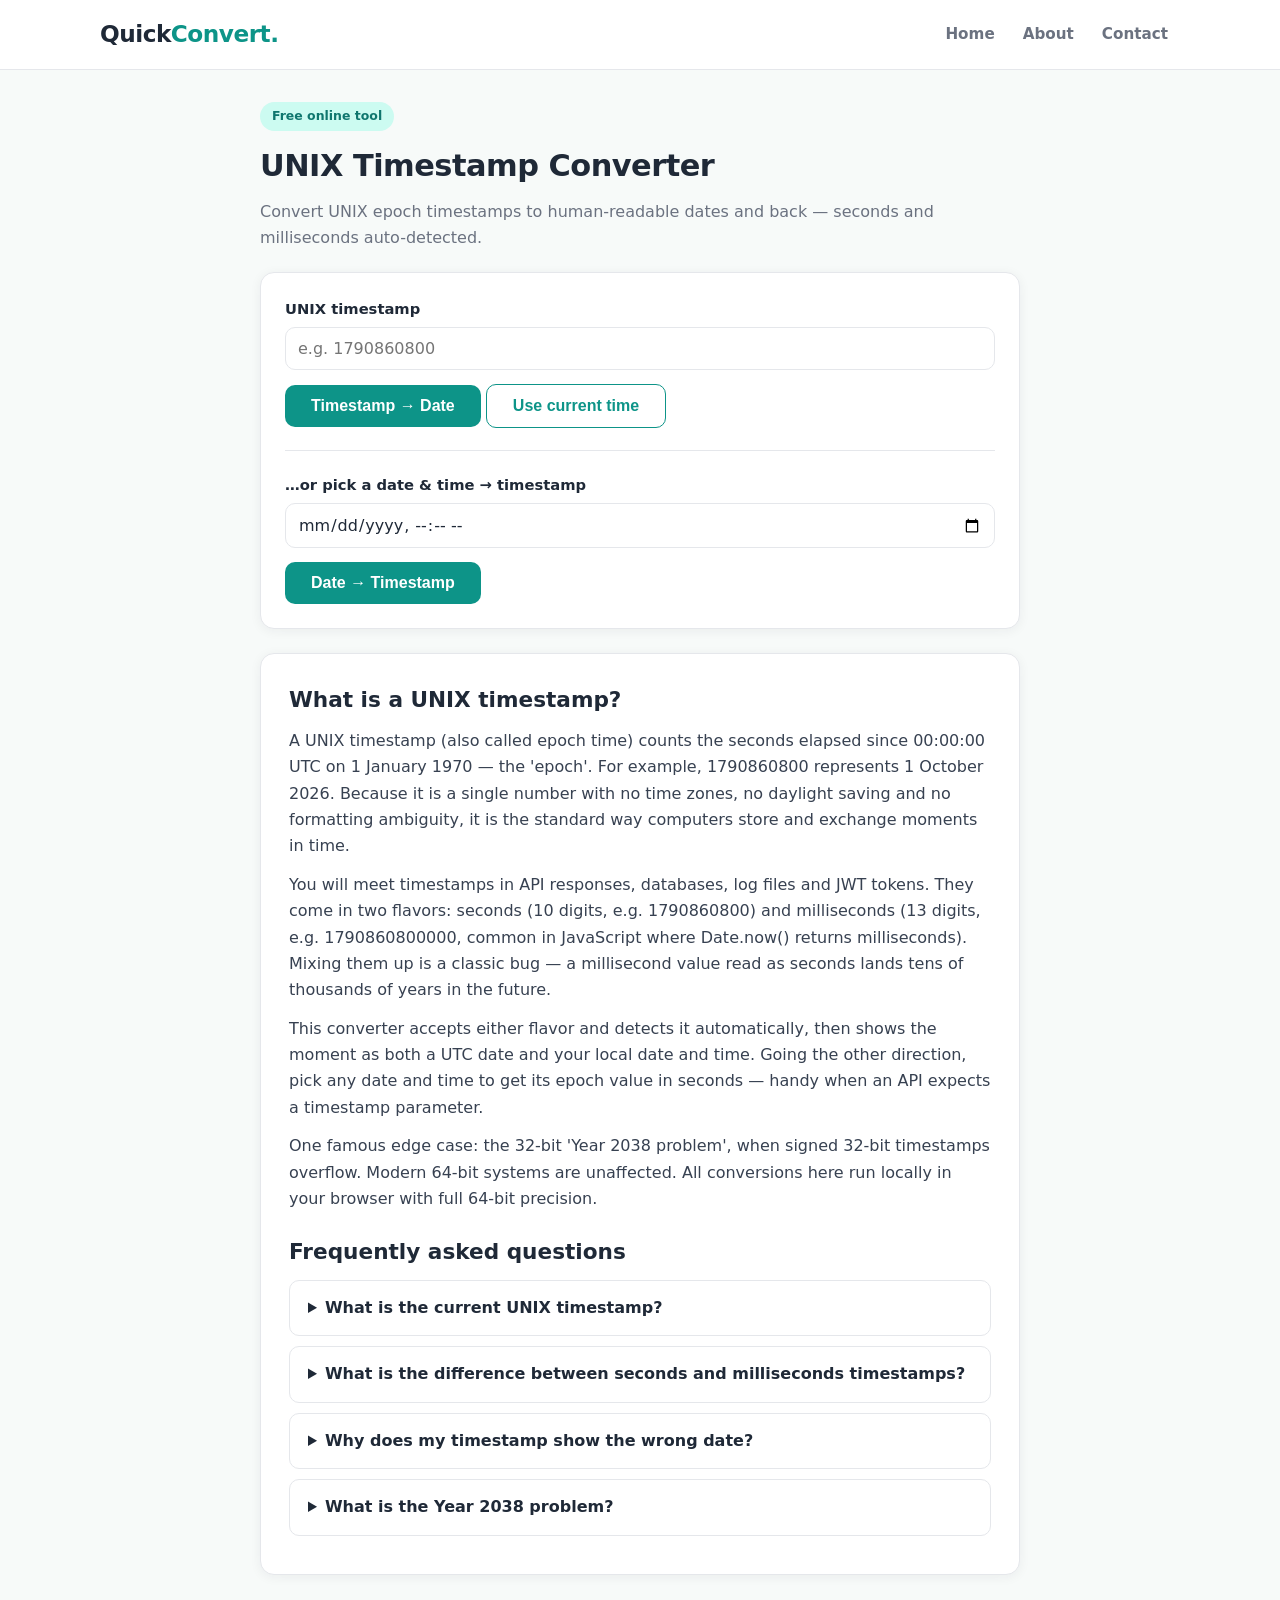
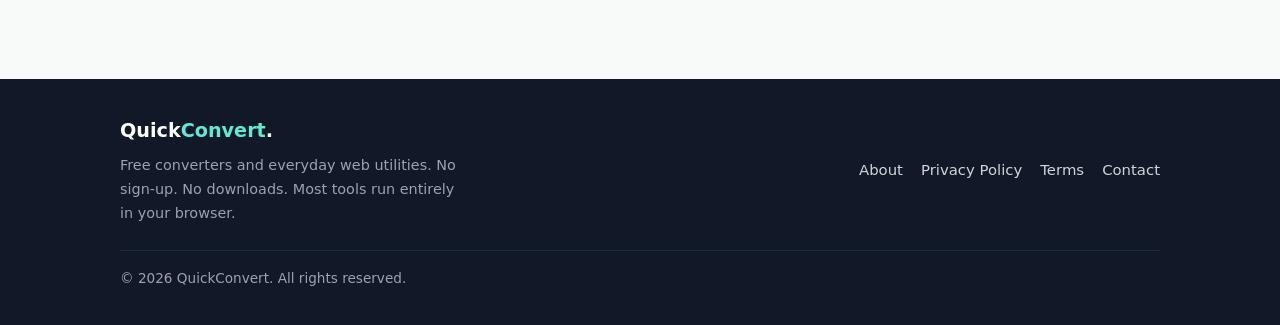
<file: tools/unix-timestamp-converter.html>
<!DOCTYPE html>
<html lang="en">
<head>
<meta charset="UTF-8">
<meta name="viewport" content="width=device-width, initial-scale=1.0">
<title>UNIX Timestamp Converter Online | QuickConvert</title>
<meta name="description" content="Convert UNIX timestamps to readable dates and dates back to epoch time. Auto-detects seconds vs milliseconds. Free, no sign-up.">
<link rel="stylesheet" href="../assets/style.css">
<script type="application/ld+json">
{
  "@context": "https://schema.org",
  "@type": "FAQPage",
  "mainEntity": [
    {
      "@type": "Question",
      "name": "What is the current UNIX timestamp?",
      "acceptedAnswer": {
        "@type": "Answer",
        "text": "Click the 'Use current time' button on the converter above \u2014 it shows right now as both seconds and milliseconds."
      }
    },
    {
      "@type": "Question",
      "name": "What is the difference between seconds and milliseconds timestamps?",
      "acceptedAnswer": {
        "@type": "Answer",
        "text": "Seconds timestamps have 10 digits (e.g. 1790860800); milliseconds have 13 (e.g. 1790860800000). JavaScript's Date.now() returns milliseconds. This tool auto-detects which one you pasted."
      }
    },
    {
      "@type": "Question",
      "name": "Why does my timestamp show the wrong date?",
      "acceptedAnswer": {
        "@type": "Answer",
        "text": "You probably mixed up seconds and milliseconds, or the timestamp is in a different unit (some systems use microseconds). Check the digit count: 10 = seconds, 13 = milliseconds."
      }
    },
    {
      "@type": "Question",
      "name": "What is the Year 2038 problem?",
      "acceptedAnswer": {
        "@type": "Answer",
        "text": "On systems that store timestamps as signed 32-bit integers, time overflows on 19 January 2038. Modern 64-bit systems and this converter handle far-future dates without issues."
      }
    }
  ]
}
</script></head>
<body>
<header class="site-header">
  <div class="container header-inner">
    <a class="brand" href="../index.html">Quick<b>Convert</b><span class="dot">.</span></a>
    <nav class="main-nav">
      <a href="../index.html">Home</a>
      <a href="../about.html">About</a>
      <a href="../contact.html">Contact</a>
    </nav>
  </div>
</header>
<!-- ADSENSE SLOT: header (paste responsive ad code below) -->
<div class="ad-slot container"></div>

<main class="container">
<div class="tool-wrap">
  <span class="badge">Free online tool</span>
  <h1>UNIX Timestamp Converter</h1>
  <p class="tool-lead">Convert UNIX epoch timestamps to human-readable dates and back — seconds and milliseconds auto-detected.</p>
  <div class="tool-box">
<div class="field">
  <label for="ts-in">UNIX timestamp</label>
  <input type="text" id="ts-in" placeholder="e.g. 1790860800">
</div>
<button class="btn" id="ts-go">Timestamp → Date</button>
<button class="btn secondary" id="ts-now" type="button">Use current time</button>
<div class="result" id="ts-result"></div>
<hr style="border:none;border-top:1px solid var(--border);margin:22px 0">
<div class="field">
  <label for="ts-dt">…or pick a date &amp; time → timestamp</label>
  <input type="datetime-local" id="ts-dt">
</div>
<button class="btn" id="ts-back">Date → Timestamp</button>
<div class="result" id="ts-result2"></div>
  </div>
  <!-- ADSENSE SLOT: in-content (paste responsive ad code below) -->
  <div class="ad-slot"></div>
  <article class="article">
    <h2>What is a UNIX timestamp?</h2>
<p>A UNIX timestamp (also called epoch time) counts the seconds elapsed since 00:00:00 UTC on 1 January 1970 — the 'epoch'. For example, 1790860800 represents 1 October 2026. Because it is a single number with no time zones, no daylight saving and no formatting ambiguity, it is the standard way computers store and exchange moments in time.</p>
<p>You will meet timestamps in API responses, databases, log files and JWT tokens. They come in two flavors: seconds (10 digits, e.g. 1790860800) and milliseconds (13 digits, e.g. 1790860800000, common in JavaScript where Date.now() returns milliseconds). Mixing them up is a classic bug — a millisecond value read as seconds lands tens of thousands of years in the future.</p>
<p>This converter accepts either flavor and detects it automatically, then shows the moment as both a UTC date and your local date and time. Going the other direction, pick any date and time to get its epoch value in seconds — handy when an API expects a timestamp parameter.</p>
<p>One famous edge case: the 32-bit 'Year 2038 problem', when signed 32-bit timestamps overflow. Modern 64-bit systems are unaffected. All conversions here run locally in your browser with full 64-bit precision.</p>
    <h2>Frequently asked questions</h2>
<div class="faq">
<details><summary>What is the current UNIX timestamp?</summary><p>Click the &#x27;Use current time&#x27; button on the converter above — it shows right now as both seconds and milliseconds.</p></details>
<details><summary>What is the difference between seconds and milliseconds timestamps?</summary><p>Seconds timestamps have 10 digits (e.g. 1790860800); milliseconds have 13 (e.g. 1790860800000). JavaScript&#x27;s Date.now() returns milliseconds. This tool auto-detects which one you pasted.</p></details>
<details><summary>Why does my timestamp show the wrong date?</summary><p>You probably mixed up seconds and milliseconds, or the timestamp is in a different unit (some systems use microseconds). Check the digit count: 10 = seconds, 13 = milliseconds.</p></details>
<details><summary>What is the Year 2038 problem?</summary><p>On systems that store timestamps as signed 32-bit integers, time overflows on 19 January 2038. Modern 64-bit systems and this converter handle far-future dates without issues.</p></details>
</div>
  </article>
</div>
</main>
<!-- ADSENSE SLOT: footer (paste responsive ad code below) -->
<div class="ad-slot container"></div>
<footer class="site-footer">
  <div class="container">
    <div>
      <div class="footer-brand">Quick<b>Convert</b>.</div>
      <p style="max-width:340px;font-size:.9rem">Free converters and everyday web utilities.
      No sign-up. No downloads. Most tools run entirely in your browser.</p>
    </div>
    <div class="footer-links">
      <a href="../about.html">About</a>
      <a href="../privacy.html">Privacy Policy</a>
      <a href="../terms.html">Terms</a>
      <a href="../contact.html">Contact</a>
    </div>
    <div class="copyright">&copy; 2026 QuickConvert. All rights reserved.</div>
  </div>
</footer>

<script>
function tsToDate(ts){
  var n = Number(String(ts).trim());
  if (!isFinite(n)) return {error:"Please enter a valid number."};
  var ms = Math.abs(n) < 1e11 ? n*1000 : n;
  var d = new Date(ms);
  if (isNaN(d.getTime())) return {error:"Invalid timestamp."};
  return {date:d};
}
function dateToTs(dateStr){
  var d = new Date(dateStr);
  if (isNaN(d.getTime())) return {error:"Please pick a valid date and time."};
  return {seconds: Math.floor(d.getTime()/1000)};
}
function fmtDateUTC(d){
  return d.toUTCString();
}
document.addEventListener("DOMContentLoaded", function(){
  var inEl=document.getElementById("ts-in"), out=document.getElementById("ts-result"),
      dtEl=document.getElementById("ts-dt"), out2=document.getElementById("ts-result2");
  function show(r){
    if (r.error){ out.innerHTML="<p>"+r.error+"</p>"; }
    else {
      var d=r.date;
      out.innerHTML='<div class="big">'+Math.floor(d.getTime()/1000)+'</div>'+
        '<table><tr><td>UTC</td><td>'+fmtDateUTC(d)+'</td></tr>'+
        '<tr><td>Your local time</td><td>'+d.toString()+'</td></tr>'+
        '<tr><td>Milliseconds</td><td>'+d.getTime()+'</td></tr></table>';
    }
    out.classList.add("show");
  }
  document.getElementById("ts-go").addEventListener("click", function(){ show(tsToDate(inEl.value)); });
  document.getElementById("ts-now").addEventListener("click", function(){
    var n=Date.now(); inEl.value=String(Math.floor(n/1000)); show(tsToDate(n));
  });
  document.getElementById("ts-back").addEventListener("click", function(){
    var r=dateToTs(dtEl.value);
    if (r.error){ out2.innerHTML="<p>"+r.error+"</p>"; }
    else {
      out2.innerHTML='<div class="big">'+r.seconds+'</div>'+
        '<table><tr><td>Seconds</td><td>'+r.seconds+'</td></tr>'+
        '<tr><td>Milliseconds</td><td>'+(r.seconds*1000)+'</td></tr></table>';
    }
    out2.classList.add("show");
  });
});
</script>
</body>
</html>
</file>
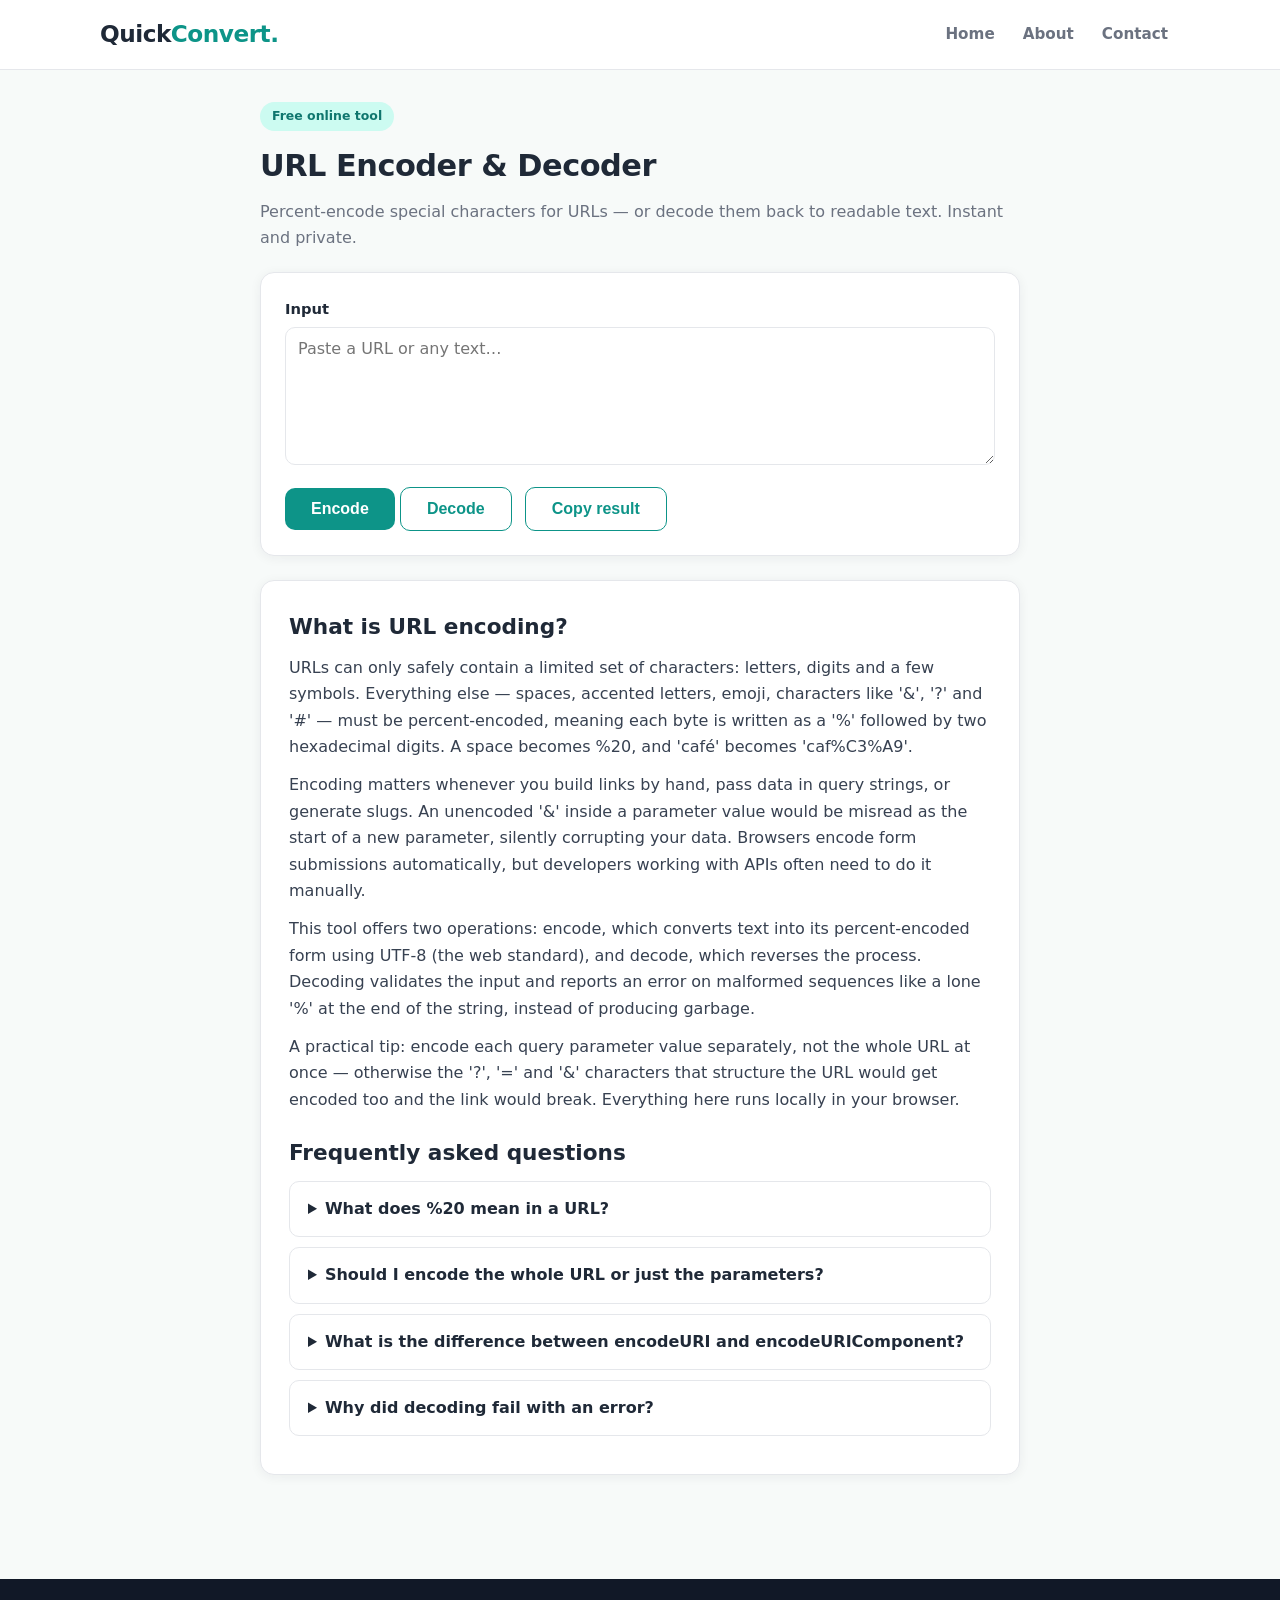
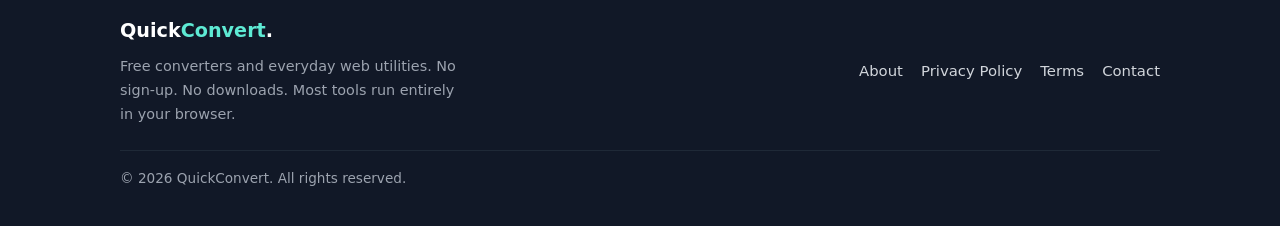
<file: tools/url-encoder.html>
<!DOCTYPE html>
<html lang="en">
<head>
<meta charset="UTF-8">
<meta name="viewport" content="width=device-width, initial-scale=1.0">
<title>URL Encoder &amp; Decoder Online | QuickConvert</title>
<meta name="description" content="URL-encode or decode any text or web address instantly. Handles special characters and Unicode. Free online, no sign-up.">
<link rel="stylesheet" href="../assets/style.css">
<script type="application/ld+json">
{
  "@context": "https://schema.org",
  "@type": "FAQPage",
  "mainEntity": [
    {
      "@type": "Question",
      "name": "What does %20 mean in a URL?",
      "acceptedAnswer": {
        "@type": "Answer",
        "text": "It is a percent-encoded space. Each byte that is not allowed raw in a URL is written as '%' plus two hex digits \u2014 a space (byte 0x20) becomes %20."
      }
    },
    {
      "@type": "Question",
      "name": "Should I encode the whole URL or just the parameters?",
      "acceptedAnswer": {
        "@type": "Answer",
        "text": "Encode each parameter value separately. If you encode the entire URL, structural characters like '?', '=' and '&' get encoded as well and the link breaks."
      }
    },
    {
      "@type": "Question",
      "name": "What is the difference between encodeURI and encodeURIComponent?",
      "acceptedAnswer": {
        "@type": "Answer",
        "text": "encodeURIComponent encodes everything except a small safe set, making it right for parameter values. encodeURI leaves URL structure characters (?, &, #) intact, for encoding a full URL. This tool uses the stricter component encoding."
      }
    },
    {
      "@type": "Question",
      "name": "Why did decoding fail with an error?",
      "acceptedAnswer": {
        "@type": "Answer",
        "text": "The input contains a malformed percent sequence \u2014 for example a '%' not followed by two hex digits. Check for truncated or double-encoded text."
      }
    }
  ]
}
</script></head>
<body>
<header class="site-header">
  <div class="container header-inner">
    <a class="brand" href="../index.html">Quick<b>Convert</b><span class="dot">.</span></a>
    <nav class="main-nav">
      <a href="../index.html">Home</a>
      <a href="../about.html">About</a>
      <a href="../contact.html">Contact</a>
    </nav>
  </div>
</header>
<!-- ADSENSE SLOT: header (paste responsive ad code below) -->
<div class="ad-slot container"></div>

<main class="container">
<div class="tool-wrap">
  <span class="badge">Free online tool</span>
  <h1>URL Encoder &amp; Decoder</h1>
  <p class="tool-lead">Percent-encode special characters for URLs — or decode them back to readable text. Instant and private.</p>
  <div class="tool-box">
<div class="field">
  <label for="url-in">Input</label>
  <textarea id="url-in" rows="6" placeholder="Paste a URL or any text…"></textarea>
</div>
<button class="btn" id="url-encode">Encode</button>
<button class="btn secondary" id="url-decode" type="button">Decode</button>
<button class="btn secondary copy-btn" id="url-copy" type="button">Copy result</button>
<pre class="code" id="url-out" style="display:none"></pre>
  </div>
  <!-- ADSENSE SLOT: in-content (paste responsive ad code below) -->
  <div class="ad-slot"></div>
  <article class="article">
    <h2>What is URL encoding?</h2>
<p>URLs can only safely contain a limited set of characters: letters, digits and a few symbols. Everything else — spaces, accented letters, emoji, characters like '&', '?' and '#' — must be percent-encoded, meaning each byte is written as a '%' followed by two hexadecimal digits. A space becomes %20, and 'café' becomes 'caf%C3%A9'.</p>
<p>Encoding matters whenever you build links by hand, pass data in query strings, or generate slugs. An unencoded '&' inside a parameter value would be misread as the start of a new parameter, silently corrupting your data. Browsers encode form submissions automatically, but developers working with APIs often need to do it manually.</p>
<p>This tool offers two operations: encode, which converts text into its percent-encoded form using UTF-8 (the web standard), and decode, which reverses the process. Decoding validates the input and reports an error on malformed sequences like a lone '%' at the end of the string, instead of producing garbage.</p>
<p>A practical tip: encode each query parameter value separately, not the whole URL at once — otherwise the '?', '=' and '&' characters that structure the URL would get encoded too and the link would break. Everything here runs locally in your browser.</p>
    <h2>Frequently asked questions</h2>
<div class="faq">
<details><summary>What does %20 mean in a URL?</summary><p>It is a percent-encoded space. Each byte that is not allowed raw in a URL is written as &#x27;%&#x27; plus two hex digits — a space (byte 0x20) becomes %20.</p></details>
<details><summary>Should I encode the whole URL or just the parameters?</summary><p>Encode each parameter value separately. If you encode the entire URL, structural characters like &#x27;?&#x27;, &#x27;=&#x27; and &#x27;&amp;&#x27; get encoded as well and the link breaks.</p></details>
<details><summary>What is the difference between encodeURI and encodeURIComponent?</summary><p>encodeURIComponent encodes everything except a small safe set, making it right for parameter values. encodeURI leaves URL structure characters (?, &amp;, #) intact, for encoding a full URL. This tool uses the stricter component encoding.</p></details>
<details><summary>Why did decoding fail with an error?</summary><p>The input contains a malformed percent sequence — for example a &#x27;%&#x27; not followed by two hex digits. Check for truncated or double-encoded text.</p></details>
</div>
  </article>
</div>
</main>
<!-- ADSENSE SLOT: footer (paste responsive ad code below) -->
<div class="ad-slot container"></div>
<footer class="site-footer">
  <div class="container">
    <div>
      <div class="footer-brand">Quick<b>Convert</b>.</div>
      <p style="max-width:340px;font-size:.9rem">Free converters and everyday web utilities.
      No sign-up. No downloads. Most tools run entirely in your browser.</p>
    </div>
    <div class="footer-links">
      <a href="../about.html">About</a>
      <a href="../privacy.html">Privacy Policy</a>
      <a href="../terms.html">Terms</a>
      <a href="../contact.html">Contact</a>
    </div>
    <div class="copyright">&copy; 2026 QuickConvert. All rights reserved.</div>
  </div>
</footer>

<script>
function urlEncode(s){ return encodeURIComponent(s); }
function urlDecode(s){
  try { return {text: decodeURIComponent(s)}; }
  catch(e){ return {error:"Invalid percent-encoding in input."}; }
}
document.addEventListener("DOMContentLoaded", function(){
  var inEl = document.getElementById("url-in"), out = document.getElementById("url-out");
  document.getElementById("url-encode").addEventListener("click", function(){
    out.textContent = urlEncode(inEl.value); out.style.display = "block";
  });
  document.getElementById("url-decode").addEventListener("click", function(){
    var r = urlDecode(inEl.value);
    out.textContent = r.error ? "Error: " + r.error : r.text;
    out.style.display = "block";
  });
  document.getElementById("url-copy").addEventListener("click", function(){
    if (out.style.display !== "none") navigator.clipboard.writeText(out.textContent);
  });
});
</script>
</body>
</html>
</file>
<file: assets/style.css>
:root{
  --bg:#f7faf9; --card:#ffffff; --text:#1f2937; --muted:#6b7280;
  --accent:#0d9488; --accent-dark:#0f766e; --accent-soft:#ccfbf1;
  --border:#e5e7eb; --radius:14px; --shadow:0 2px 12px rgba(31,41,55,.06);
}
*{box-sizing:border-box;margin:0;padding:0}
html{scroll-behavior:smooth}
body{font-family:system-ui,-apple-system,"Segoe UI",Roboto,Helvetica,Arial,sans-serif;
  background:var(--bg);color:var(--text);line-height:1.65;font-size:16px}
.container{max-width:1080px;margin:0 auto;padding:0 20px}
/* ---------- header ---------- */
.site-header{background:var(--card);border-bottom:1px solid var(--border);
  position:sticky;top:0;z-index:50}
.header-inner{display:flex;align-items:center;justify-content:space-between;
  padding:14px 0;gap:12px;flex-wrap:wrap}
.brand{font-size:1.45rem;font-weight:800;text-decoration:none;color:var(--text);
  letter-spacing:-.5px}
.brand b{color:var(--accent)}
.brand .dot{color:var(--accent)}
.main-nav{display:flex;gap:4px;flex-wrap:wrap}
.main-nav a{text-decoration:none;color:var(--muted);font-weight:600;font-size:.95rem;
  padding:8px 12px;border-radius:8px}
.main-nav a:hover,.main-nav a.active{color:var(--accent);background:var(--accent-soft)}
/* ---------- hero ---------- */
.hero{text-align:center;padding:56px 0 40px}
.hero h1{font-size:2.4rem;letter-spacing:-1px;margin-bottom:12px}
.hero p{color:var(--muted);font-size:1.1rem;max-width:640px;margin:0 auto}
/* ---------- tool grid ---------- */
.tools-grid{display:grid;grid-template-columns:repeat(auto-fill,minmax(240px,1fr));
  gap:16px;padding:10px 0 48px}
.tool-card{background:var(--card);border:1px solid var(--border);border-radius:var(--radius);
  padding:22px;text-decoration:none;color:var(--text);box-shadow:var(--shadow);
  transition:transform .15s ease,box-shadow .15s ease;display:block}
.tool-card:hover{transform:translateY(-3px);box-shadow:0 8px 24px rgba(13,148,136,.12)}
.tool-card .icon{font-size:2rem;margin-bottom:10px}
.tool-card h3{font-size:1.05rem;margin-bottom:6px}
.tool-card p{color:var(--muted);font-size:.9rem}
/* ---------- tool page ---------- */
.tool-wrap{max-width:760px;margin:0 auto;padding:32px 0 56px}
.tool-wrap h1{font-size:1.9rem;letter-spacing:-.5px;margin-bottom:8px}
.tool-lead{color:var(--muted);margin-bottom:20px}
.tool-box{background:var(--card);border:1px solid var(--border);border-radius:var(--radius);
  padding:24px;box-shadow:var(--shadow);margin-bottom:16px}
.field{margin-bottom:14px}
.field label{display:block;font-weight:600;font-size:.92rem;margin-bottom:6px}
.field input[type=text],.field input[type=number],.field input[type=date],
.field input[type=datetime-local],.field select,.field textarea{width:100%;padding:11px 12px;
  border:1px solid var(--border);border-radius:10px;font-size:1rem;font-family:inherit;
  background:#fff;color:var(--text)}
.field input:focus,.field select:focus,.field textarea:focus{outline:2px solid var(--accent);
  border-color:var(--accent)}
.field-row{display:grid;grid-template-columns:1fr 1fr;gap:12px}
@media(max-width:560px){.field-row{grid-template-columns:1fr}}
.btn{display:inline-block;background:var(--accent);color:#fff;border:none;cursor:pointer;
  padding:12px 26px;border-radius:10px;font-size:1rem;font-weight:700}
.btn:hover{background:var(--accent-dark)}
.btn.secondary{background:#fff;color:var(--accent);border:1.5px solid var(--accent)}
.result{background:var(--accent-soft);border:1px solid #99f6e4;border-radius:10px;
  padding:16px 18px;margin-top:16px;display:none}
.result.show{display:block}
.result .big{font-size:1.6rem;font-weight:800;color:var(--accent-dark)}
.result table{width:100%;border-collapse:collapse;margin-top:8px;font-size:.95rem}
.result td{padding:6px 4px;border-bottom:1px dashed #99f6e4}
.result td:last-child{text-align:right;font-weight:700}
pre.code{background:#111827;color:#d1fae5;border-radius:10px;padding:16px;overflow:auto;
  font-size:.9rem;line-height:1.5;margin-top:12px;white-space:pre-wrap;word-break:break-word}
/* ---------- article / faq ---------- */
.article{background:var(--card);border:1px solid var(--border);border-radius:var(--radius);
  padding:28px;box-shadow:var(--shadow);margin-top:24px}
.article h2{font-size:1.35rem;margin:22px 0 10px}
.article h2:first-child{margin-top:0}
.article p{margin-bottom:12px;color:#374151}
.article ul{margin:0 0 12px 20px;color:#374151}
.faq details{background:var(--card);border:1px solid var(--border);border-radius:10px;
  margin-bottom:10px;padding:14px 18px}
.faq summary{font-weight:700;cursor:pointer}
.faq summary:hover{color:var(--accent)}
.faq details p{margin-top:8px;color:#4b5563}
/* ---------- ad slots (empty = hidden until ad code is pasted) ---------- */
.ad-slot{margin:20px auto;text-align:center;max-width:100%}
.ad-slot:empty{display:none}
/* ---------- misc sections ---------- */
.section{padding:32px 0}
.section h2{text-align:center;font-size:1.6rem;margin-bottom:10px;letter-spacing:-.5px}
.section .sub{text-align:center;color:var(--muted);max-width:620px;margin:0 auto 24px}
.why-grid{display:grid;grid-template-columns:repeat(auto-fit,minmax(240px,1fr));gap:16px}
.why-card{background:var(--card);border:1px solid var(--border);border-radius:var(--radius);
  padding:22px;box-shadow:var(--shadow)}
.why-card h3{margin-bottom:8px;font-size:1.05rem}
.why-card p{color:var(--muted);font-size:.93rem}
/* ---------- footer ---------- */
.site-footer{background:#111827;color:#9ca3af;margin-top:48px}
.site-footer .container{padding:36px 20px;display:flex;flex-wrap:wrap;gap:24px;
  justify-content:space-between}
.site-footer a{color:#d1d5db;text-decoration:none;font-size:.93rem}
.site-footer a:hover{color:#fff}
.footer-brand{color:#fff;font-weight:800;font-size:1.2rem;margin-bottom:8px}
.footer-brand b{color:#5eead4}
.footer-links{display:flex;gap:18px;flex-wrap:wrap;align-items:center}
.copyright{width:100%;border-top:1px solid #1f2937;padding-top:16px;font-size:.85rem}
/* ---------- misc ---------- */
.badge{display:inline-block;background:var(--accent-soft);color:var(--accent-dark);
  font-size:.78rem;font-weight:700;padding:4px 12px;border-radius:999px;margin-bottom:10px}
.copy-btn{margin-left:8px}
.swatch{width:100%;height:90px;border-radius:10px;border:1px solid var(--border);margin:12px 0}
.qr-wrap{display:flex;justify-content:center;padding:18px;background:#fff;border:1px dashed var(--border);border-radius:10px;margin-top:12px}
.live-clock{display:flex;gap:12px;flex-wrap:wrap;margin-top:12px}
.clock-chip{background:#fff;border:1px solid var(--border);border-radius:10px;padding:10px 14px;font-size:.9rem}
.clock-chip b{display:block;color:var(--accent-dark)}
@media(max-width:640px){.hero h1{font-size:1.8rem}.tool-wrap h1{font-size:1.5rem}}
</file>
